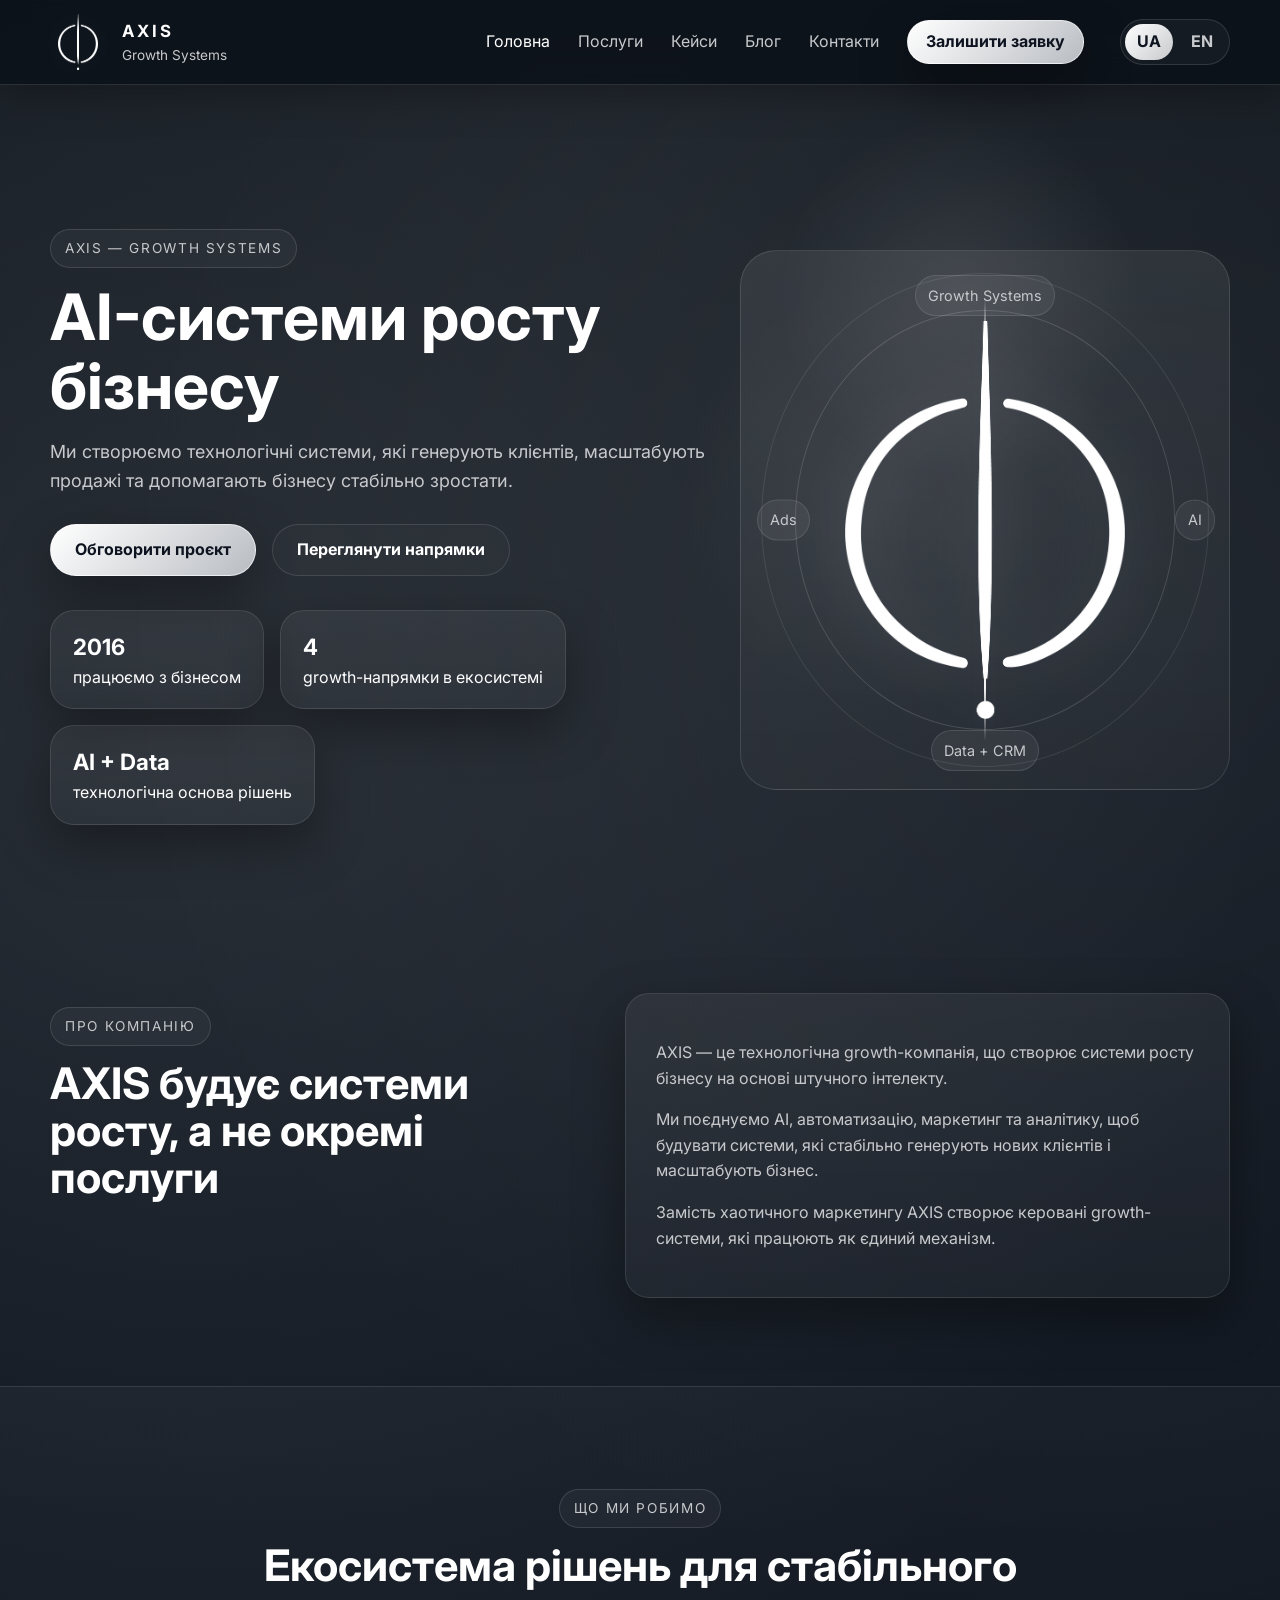
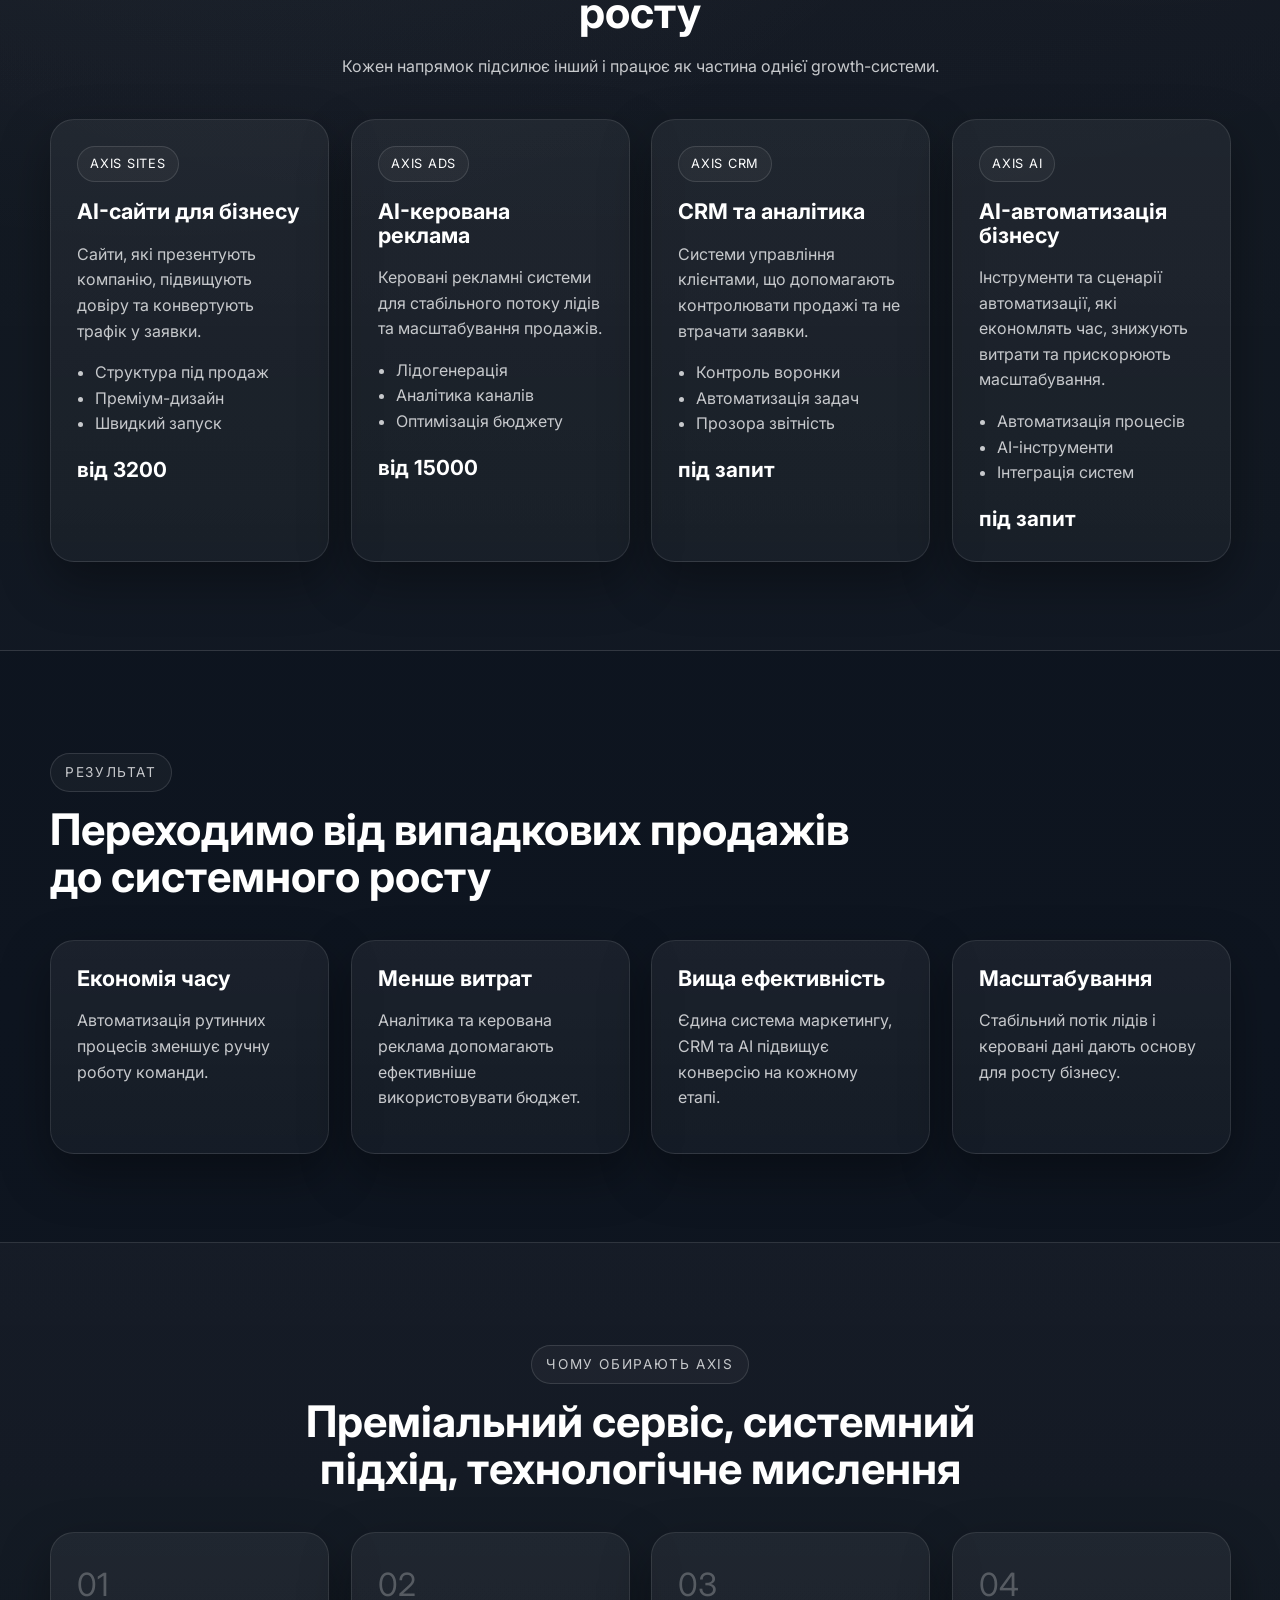
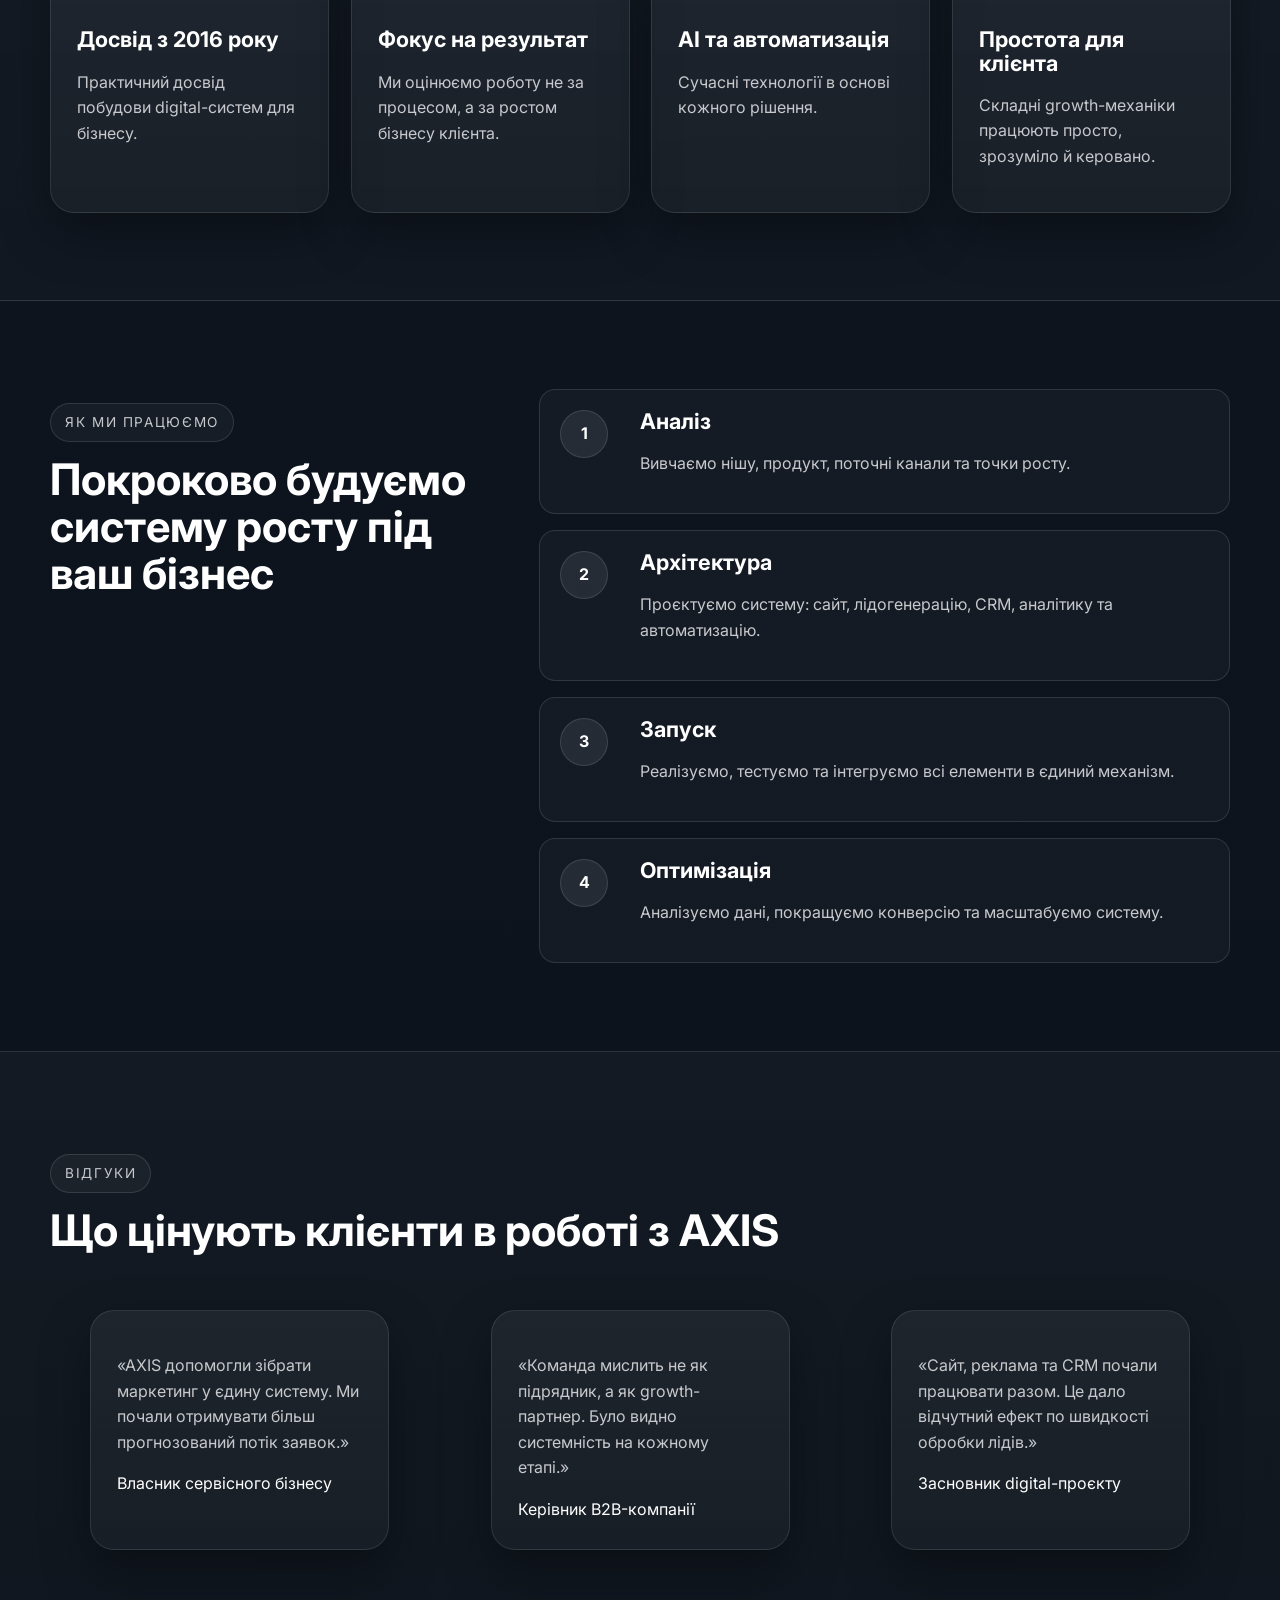
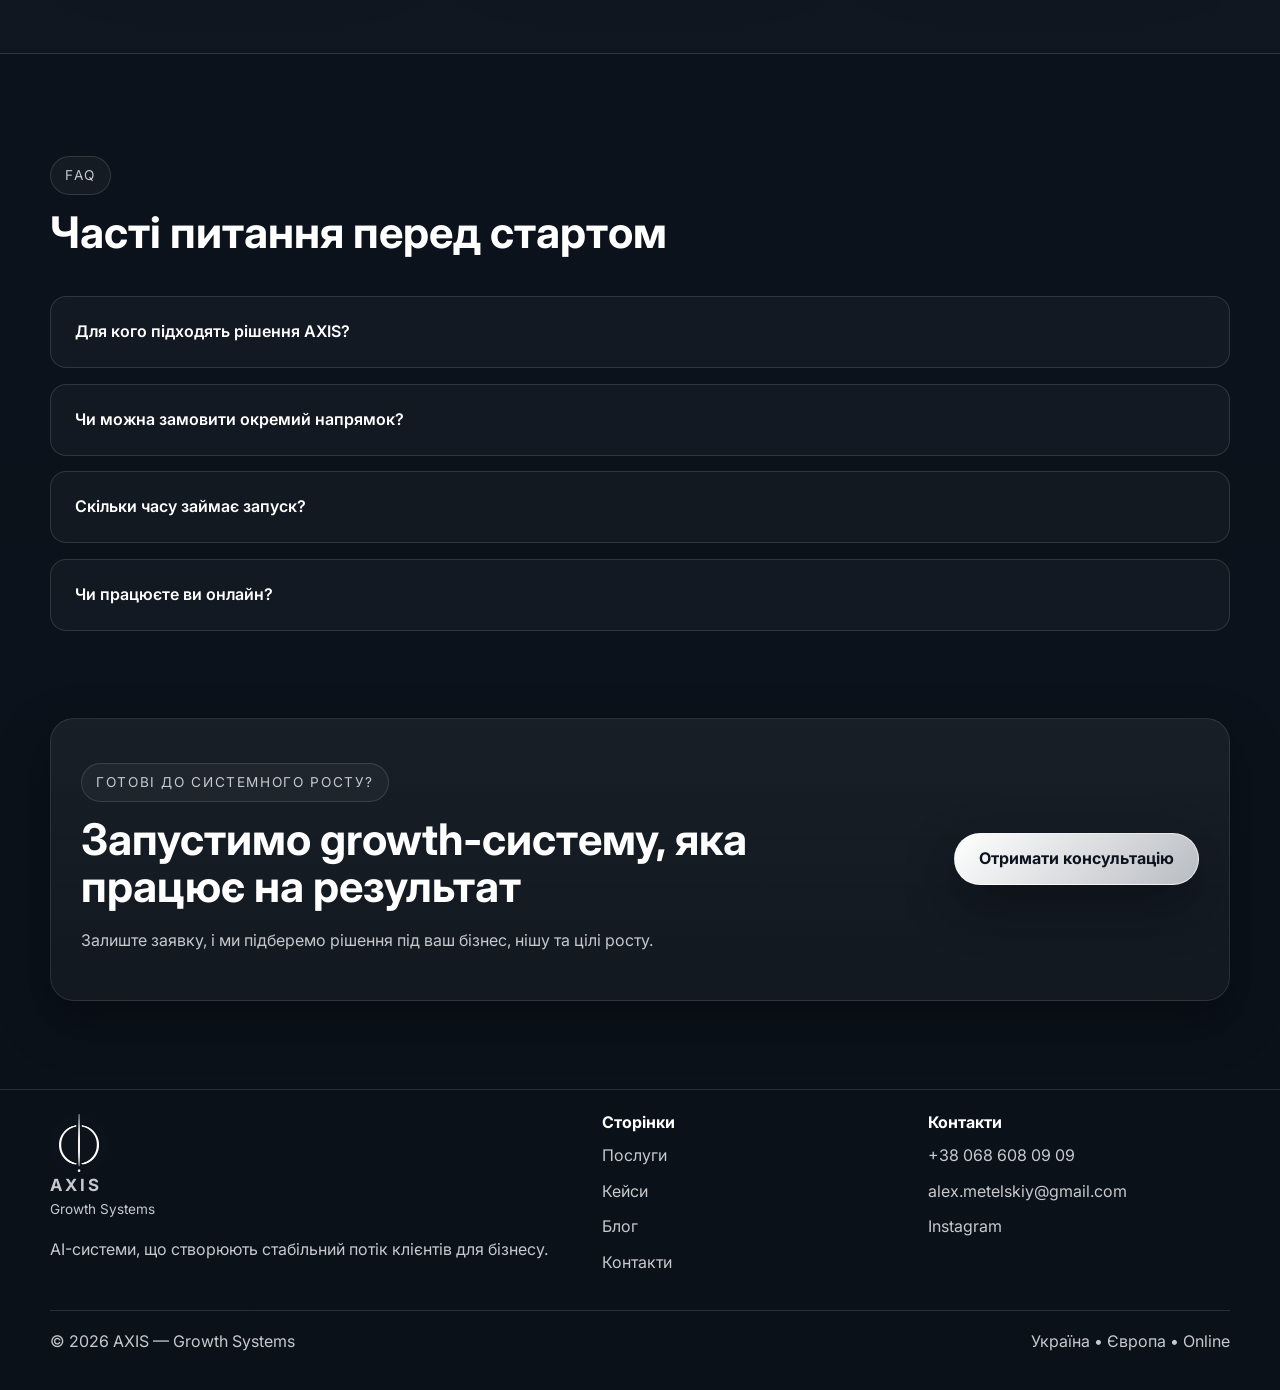
<file: index.html>
<!DOCTYPE html>
<html lang="uk">
<head>
  <meta charset="UTF-8" />
  <meta name="viewport" content="width=device-width, initial-scale=1.0" />
  <title>AXIS — Growth Systems | AI-системи росту бізнесу</title>
  <meta name="description" content="AXIS будує AI-системи росту бізнесу: сайти, рекламу, CRM, автоматизацію та аналітику для стабільного потоку клієнтів." />
  <meta name="keywords" content="AI сайти для бізнесу, AI websites for business, growth systems, CRM systems, business automation, lead generation, AXIS" />
  <meta name="robots" content="index, follow" />
  <meta name="theme-color" content="#0E1520" />
  <link rel="canonical" href="https://freez3q.github.io/axis-growth-systems/index.html" />
  <link rel="alternate" hreflang="uk" href="https://freez3q.github.io/axis-growth-systems/index.html" />
  <link rel="alternate" hreflang="en" href="https://freez3q.github.io/axis-growth-systems/index.html?lang=en" />
  <link rel="alternate" hreflang="x-default" href="https://freez3q.github.io/axis-growth-systems/index.html" />
  <meta property="og:type" content="website" />
  <meta property="og:site_name" content="AXIS — Growth Systems" />
  <meta property="og:title" content="AXIS — Growth Systems | AI-системи росту бізнесу" />
  <meta property="og:description" content="AXIS будує AI-системи росту бізнесу: сайти, рекламу, CRM, автоматизацію та аналітику для стабільного потоку клієнтів." />
  <meta property="og:url" content="https://freez3q.github.io/axis-growth-systems/index.html" />
  <meta property="og:image" content="https://freez3q.github.io/axis-growth-systems/assets/logo-axis-mark.png" />
  <meta name="twitter:card" content="summary_large_image" />
  <meta name="twitter:title" content="AXIS — Growth Systems | AI-системи росту бізнесу" />
  <meta name="twitter:description" content="AXIS будує AI-системи росту бізнесу: сайти, рекламу, CRM, автоматизацію та аналітику для стабільного потоку клієнтів." />
  <meta name="twitter:image" content="https://freez3q.github.io/axis-growth-systems/assets/logo-axis-mark.png" />
  <link rel="preconnect" href="https://fonts.googleapis.com">
  <link rel="preconnect" href="https://fonts.gstatic.com" crossorigin>
  <link href="https://fonts.googleapis.com/css2?family=Inter:wght@400;500;600;700;800&display=swap" rel="stylesheet">
  <link rel="icon" type="image/svg+xml" href="assets/favicon.png" />
  <link rel="stylesheet" href="styles.css" />
  <script type="application/ld+json">
{
  "@context": "https://schema.org",
  "@type": "Organization",
  "name": "AXIS — Growth Systems",
  "url": "https://freez3q.github.io/axis-growth-systems/index.html",
  "logo": "https://freez3q.github.io/axis-growth-systems/assets/logo-axis-mark.png",
  "email": "alex.metelskiy@gmail.com",
  "telephone": "+380686080909",
  "sameAs": [
    "https://instagram.com/Metelskiy_pro"
  ],
  "areaServed": [
    "Ukraine",
    "Europe"
  ]
}
  </script>
</head>
<body data-page="home">
  <div class="site-shell"></div>

  <header class="header">
    <div class="container nav-wrap">
      <a href="index.html" class="brand" aria-label="AXIS home" data-aria-uk="AXIS home" data-aria-en="AXIS home">
        <img src="assets/logo-axis-mark.png" alt="AXIS logo" />
        <div>
          <strong>AXIS</strong>
          <span data-i18n="brand.sub">Growth Systems</span>
        </div>
      </a>

      <button class="menu-toggle" aria-label="Відкрити меню">
        <span></span><span></span><span></span>
      </button>

      <nav class="nav">
        <a href="index.html" class="active" data-i18n="nav.home">Головна</a>
        <a href="services.html" data-i18n="nav.services">Послуги</a>
        <a href="cases.html" data-i18n="nav.cases">Кейси</a>
        <a href="blog.html" data-i18n="nav.blog">Блог</a>
        <a href="contact.html" data-i18n="nav.contact">Контакти</a>
        <a href="contact.html#lead-form" class="btn btn-sm" data-i18n="nav.cta">Залишити заявку</a>
      
        <div class="lang-switch" aria-label="Language switcher">
          <button class="lang-btn active" type="button" data-lang="uk">UA</button>
          <button class="lang-btn" type="button" data-lang="en">EN</button>
        </div>
      </nav>
    </div>
  </header>

  <main>
    <section class="hero">
      <div class="container hero-grid">
        <div class="hero-copy reveal">
          <p class="eyebrow" data-i18n="home.hero.eyebrow">AXIS — Growth Systems</p>
          <h1 data-i18n="home.hero.title">AI-системи росту бізнесу</h1>
          <p class="hero-text" data-i18n="home.hero.text">Ми створюємо технологічні системи, які генерують клієнтів, масштабують продажі та допомагають бізнесу стабільно зростати.</p>
          <div class="hero-actions">
            <a href="contact.html#lead-form" class="btn" data-i18n="home.hero.cta1">Обговорити проєкт</a>
            <a href="services.html" class="btn btn-secondary" data-i18n="home.hero.cta2">Переглянути напрямки</a>
          </div>
          <div class="hero-metrics">
            <div>
              <strong>2016</strong>
              <span data-i18n="home.metrics.1">працюємо з бізнесом</span>
            </div>
            <div>
              <strong>4</strong>
              <span data-i18n="home.metrics.2">growth-напрямки в екосистемі</span>
            </div>
            <div>
              <strong>AI + Data</strong>
              <span data-i18n="home.metrics.3">технологічна основа рішень</span>
            </div>
          </div>
        </div>

        <div class="hero-panel reveal delay-1">
          <div class="glass-card logo-stage">
            <span class="logo-ring logo-ring-1"></span>
            <span class="logo-ring logo-ring-2"></span>
            <span class="logo-beam"></span>
            <img src="assets/logo-axis-mark.png" alt="Логотип AXIS" class="hero-logo" />
            <div class="orbit-label orbit-top" data-i18n="home.orbit.top">Growth Systems</div>
            <div class="orbit-label orbit-right" data-i18n="home.orbit.right">AI</div>
            <div class="orbit-label orbit-bottom" data-i18n="home.orbit.bottom">Data + CRM</div>
            <div class="orbit-label orbit-left" data-i18n="home.orbit.left">Ads</div>
          </div>
        </div>
      </div>
    </section>

    <section class="section">
      <div class="container about-grid">
        <div class="section-heading reveal">
          <p class="eyebrow" data-i18n="home.about.eyebrow">Про компанію</p>
          <h2 data-i18n="home.about.title">AXIS будує системи росту, а не окремі послуги</h2>
        </div>
        <div class="content-card reveal delay-1">
          <p data-i18n="home.about.p1">AXIS — це технологічна growth-компанія, що створює системи росту бізнесу на основі штучного інтелекту.</p>
          <p data-i18n="home.about.p2">Ми поєднуємо AI, автоматизацію, маркетинг та аналітику, щоб будувати системи, які стабільно генерують нових клієнтів і масштабують бізнес.</p>
          <p data-i18n="home.about.p3">Замість хаотичного маркетингу AXIS створює керовані growth-системи, які працюють як єдиний механізм.</p>
        </div>
      </div>
    </section>

    <section class="section section-dark">
      <div class="container">
        <div class="section-heading center reveal">
          <p class="eyebrow" data-i18n="home.do.eyebrow">Що ми робимо</p>
          <h2 data-i18n="home.do.title">Екосистема рішень для стабільного росту</h2>
          <p data-i18n="home.do.text">Кожен напрямок підсилює інший і працює як частина однієї growth-системи.</p>
        </div>

        <div class="services-grid">
          <article class="service-card reveal">
            <span class="service-tag" data-i18n="home.s1.tag">AXIS Sites</span>
            <h3 data-i18n="home.s1.title">AI-сайти для бізнесу</h3>
            <p data-i18n="home.s1.text">Сайти, які презентують компанію, підвищують довіру та конвертують трафік у заявки.</p>
            <ul>
              <li data-i18n="home.s1.li1">Структура під продаж</li>
              <li data-i18n="home.s1.li2">Преміум-дизайн</li>
              <li data-i18n="home.s1.li3">Швидкий запуск</li>
            </ul>
            <strong data-i18n="home.s1.price">від 3200</strong>
          </article>

          <article class="service-card reveal delay-1">
            <span class="service-tag" data-i18n="home.s2.tag">AXIS Ads</span>
            <h3 data-i18n="home.s2.title">AI-керована реклама</h3>
            <p data-i18n="home.s2.text">Керовані рекламні системи для стабільного потоку лідів та масштабування продажів.</p>
            <ul>
              <li data-i18n="home.s2.li1">Лідогенерація</li>
              <li data-i18n="home.s2.li2">Аналітика каналів</li>
              <li data-i18n="home.s2.li3">Оптимізація бюджету</li>
            </ul>
            <strong data-i18n="home.s2.price">від 15000</strong>
          </article>

          <article class="service-card reveal delay-2">
            <span class="service-tag" data-i18n="home.s3.tag">AXIS CRM</span>
            <h3 data-i18n="home.s3.title">CRM та аналітика</h3>
            <p data-i18n="home.s3.text">Системи управління клієнтами, що допомагають контролювати продажі та не втрачати заявки.</p>
            <ul>
              <li data-i18n="home.s3.li1">Контроль воронки</li>
              <li data-i18n="home.s3.li2">Автоматизація задач</li>
              <li data-i18n="home.s3.li3">Прозора звітність</li>
            </ul>
            <strong data-i18n="home.s3.price">під запит</strong>
          </article>

          <article class="service-card reveal delay-3">
            <span class="service-tag" data-i18n="home.s4.tag">AXIS AI</span>
            <h3 data-i18n="home.s4.title">AI-автоматизація бізнесу</h3>
            <p data-i18n="home.s4.text">Інструменти та сценарії автоматизації, які економлять час, знижують витрати та прискорюють масштабування.</p>
            <ul>
              <li data-i18n="home.s4.li1">Автоматизація процесів</li>
              <li data-i18n="home.s4.li2">AI-інструменти</li>
              <li data-i18n="home.s4.li3">Інтеграція систем</li>
            </ul>
            <strong data-i18n="home.s4.price">під запит</strong>
          </article>
        </div>
      </div>
    </section>

    <section class="section">
      <div class="container">
        <div class="section-heading reveal">
          <p class="eyebrow" data-i18n="home.result.eyebrow">Результат</p>
          <h2 data-i18n="home.result.title">Переходимо від випадкових продажів до системного росту</h2>
        </div>
        <div class="benefits-grid">
          <div class="benefit-card reveal">
            <h3 data-i18n="home.b1.title">Економія часу</h3>
            <p data-i18n="home.b1.text">Автоматизація рутинних процесів зменшує ручну роботу команди.</p>
          </div>
          <div class="benefit-card reveal delay-1">
            <h3 data-i18n="home.b2.title">Менше витрат</h3>
            <p data-i18n="home.b2.text">Аналітика та керована реклама допомагають ефективніше використовувати бюджет.</p>
          </div>
          <div class="benefit-card reveal delay-2">
            <h3 data-i18n="home.b3.title">Вища ефективність</h3>
            <p data-i18n="home.b3.text">Єдина система маркетингу, CRM та AI підвищує конверсію на кожному етапі.</p>
          </div>
          <div class="benefit-card reveal delay-3">
            <h3 data-i18n="home.b4.title">Масштабування</h3>
            <p data-i18n="home.b4.text">Стабільний потік лідів і керовані дані дають основу для росту бізнесу.</p>
          </div>
        </div>
      </div>
    </section>

    <section class="section section-dark">
      <div class="container">
        <div class="section-heading center reveal">
          <p class="eyebrow" data-i18n="home.why.eyebrow">Чому обирають AXIS</p>
          <h2 data-i18n="home.why.title">Преміальний сервіс, системний підхід, технологічне мислення</h2>
        </div>
        <div class="why-grid">
          <div class="why-card reveal">
            <span>01</span>
            <h3 data-i18n="home.w1.title">Досвід з 2016 року</h3>
            <p data-i18n="home.w1.text">Практичний досвід побудови digital-систем для бізнесу.</p>
          </div>
          <div class="why-card reveal delay-1">
            <span>02</span>
            <h3 data-i18n="home.w2.title">Фокус на результат</h3>
            <p data-i18n="home.w2.text">Ми оцінюємо роботу не за процесом, а за ростом бізнесу клієнта.</p>
          </div>
          <div class="why-card reveal delay-2">
            <span>03</span>
            <h3 data-i18n="home.w3.title">AI та автоматизація</h3>
            <p data-i18n="home.w3.text">Сучасні технології в основі кожного рішення.</p>
          </div>
          <div class="why-card reveal delay-3">
            <span>04</span>
            <h3 data-i18n="home.w4.title">Простота для клієнта</h3>
            <p data-i18n="home.w4.text">Складні growth-механіки працюють просто, зрозуміло й керовано.</p>
          </div>
        </div>
      </div>
    </section>

    <section class="section">
      <div class="container process-grid">
        <div class="section-heading reveal">
          <p class="eyebrow" data-i18n="home.process.eyebrow">Як ми працюємо</p>
          <h2 data-i18n="home.process.title">Покроково будуємо систему росту під ваш бізнес</h2>
        </div>
        <div class="timeline">
          <div class="timeline-item reveal">
            <span>1</span>
            <div>
              <h3 data-i18n="home.p1.title">Аналіз</h3>
              <p data-i18n="home.p1.text">Вивчаємо нішу, продукт, поточні канали та точки росту.</p>
            </div>
          </div>
          <div class="timeline-item reveal delay-1">
            <span>2</span>
            <div>
              <h3 data-i18n="home.p2.title">Архітектура</h3>
              <p data-i18n="home.p2.text">Проєктуємо систему: сайт, лідогенерацію, CRM, аналітику та автоматизацію.</p>
            </div>
          </div>
          <div class="timeline-item reveal delay-2">
            <span>3</span>
            <div>
              <h3 data-i18n="home.p3.title">Запуск</h3>
              <p data-i18n="home.p3.text">Реалізуємо, тестуємо та інтегруємо всі елементи в єдиний механізм.</p>
            </div>
          </div>
          <div class="timeline-item reveal delay-3">
            <span>4</span>
            <div>
              <h3 data-i18n="home.p4.title">Оптимізація</h3>
              <p data-i18n="home.p4.text">Аналізуємо дані, покращуємо конверсію та масштабуємо систему.</p>
            </div>
          </div>
        </div>
      </div>
    </section>

    <section class="section section-dark">
      <div class="container">
        <div class="section-heading reveal">
          <p class="eyebrow" data-i18n="home.testimonials.eyebrow">Відгуки</p>
          <h2 data-i18n="home.testimonials.title">Що цінують клієнти в роботі з AXIS</h2>
        </div>
        <div class="testimonials-grid">
          <blockquote class="testimonial reveal">
            <p data-i18n="home.t1.text">«AXIS допомогли зібрати маркетинг у єдину систему. Ми почали отримувати більш прогнозований потік заявок.»</p>
            <footer data-i18n="home.t1.role">Власник сервісного бізнесу</footer>
          </blockquote>
          <blockquote class="testimonial reveal delay-1">
            <p data-i18n="home.t2.text">«Команда мислить не як підрядник, а як growth-партнер. Було видно системність на кожному етапі.»</p>
            <footer data-i18n="home.t2.role">Керівник B2B-компанії</footer>
          </blockquote>
          <blockquote class="testimonial reveal delay-2">
            <p data-i18n="home.t3.text">«Сайт, реклама та CRM почали працювати разом. Це дало відчутний ефект по швидкості обробки лідів.»</p>
            <footer data-i18n="home.t3.role">Засновник digital-проєкту</footer>
          </blockquote>
        </div>
      </div>
    </section>

    <section class="section">
      <div class="container faq-wrap">
        <div class="section-heading reveal">
          <p class="eyebrow" data-i18n="home.faq.eyebrow">FAQ</p>
          <h2 data-i18n="home.faq.title">Часті питання перед стартом</h2>
        </div>
        <div class="faq-list">
          <article class="faq-item reveal">
            <button class="faq-question" data-i18n="home.faq.q1">Для кого підходять рішення AXIS?</button>
            <div class="faq-answer"><p data-i18n="home.faq.a1">Для бізнесів, які хочуть перейти від хаотичного маркетингу до системної моделі залучення клієнтів і масштабування продажів.</p></div>
          </article>
          <article class="faq-item reveal delay-1">
            <button class="faq-question" data-i18n="home.faq.q2">Чи можна замовити окремий напрямок?</button>
            <div class="faq-answer"><p data-i18n="home.faq.a2">Так, але максимальний результат досягається тоді, коли сайт, реклама, CRM та автоматизація працюють як єдина growth-система.</p></div>
          </article>
          <article class="faq-item reveal delay-2">
            <button class="faq-question" data-i18n="home.faq.q3">Скільки часу займає запуск?</button>
            <div class="faq-answer"><p data-i18n="home.faq.a3">Терміни залежать від складу системи. Базові рішення можна запустити швидко, а комплексні growth-системи реалізуються поетапно.</p></div>
          </article>
          <article class="faq-item reveal delay-3">
            <button class="faq-question" data-i18n="home.faq.q4">Чи працюєте ви онлайн?</button>
            <div class="faq-answer"><p data-i18n="home.faq.a4">Так, AXIS працює онлайн з клієнтами в Україні та Європі.</p></div>
          </article>
        </div>
      </div>
    </section>

    <section class="section cta-section">
      <div class="container cta-card reveal">
        <div>
          <p class="eyebrow" data-i18n="home.cta.eyebrow">Готові до системного росту?</p>
          <h2 data-i18n="home.cta.title">Запустимо growth-систему, яка працює на результат</h2>
          <p data-i18n="home.cta.text">Залиште заявку, і ми підберемо рішення під ваш бізнес, нішу та цілі росту.</p>
        </div>
        <a href="contact.html#lead-form" class="btn" data-i18n="home.cta.button">Отримати консультацію</a>
      </div>
    </section>
  </main>

  <footer class="footer">
    <div class="container footer-grid">
      <div>
        <a href="index.html" class="brand footer-brand">
          <img src="assets/logo-axis-mark.png" alt="AXIS logo" />
          <div>
            <strong>AXIS</strong>
            <span data-i18n="home.orbit.top">Growth Systems</span>
          </div>
        </a>
        <p data-i18n="footer.tagline">AI-системи, що створюють стабільний потік клієнтів для бізнесу.</p>
      </div>
      <div>
        <h4 data-i18n="footer.pages">Сторінки</h4>
        <a href="services.html" data-i18n="nav.services">Послуги</a>
        <a href="cases.html" data-i18n="nav.cases">Кейси</a>
        <a href="blog.html" data-i18n="nav.blog">Блог</a>
        <a href="contact.html" data-i18n="nav.contact">Контакти</a>
      </div>
      <div>
        <h4 data-i18n="nav.contact">Контакти</h4>
        <a href="tel:+380686080909">+38 068 608 09 09</a>
        <a href="mailto:alex.metelskiy@gmail.com">alex.metelskiy@gmail.com</a>
        <a href="https://instagram.com/Metelskiy_pro" target="_blank" rel="noreferrer">Instagram</a>
      </div>
    </div>
    <div class="container footer-bottom">
      <span>© <span id="year"></span> AXIS — Growth Systems</span>
      <span data-i18n="footer.regions">Україна • Європа • Online</span>
    </div>
  </footer>

  <script src="script.js"></script>
</body>
</html>
</file>
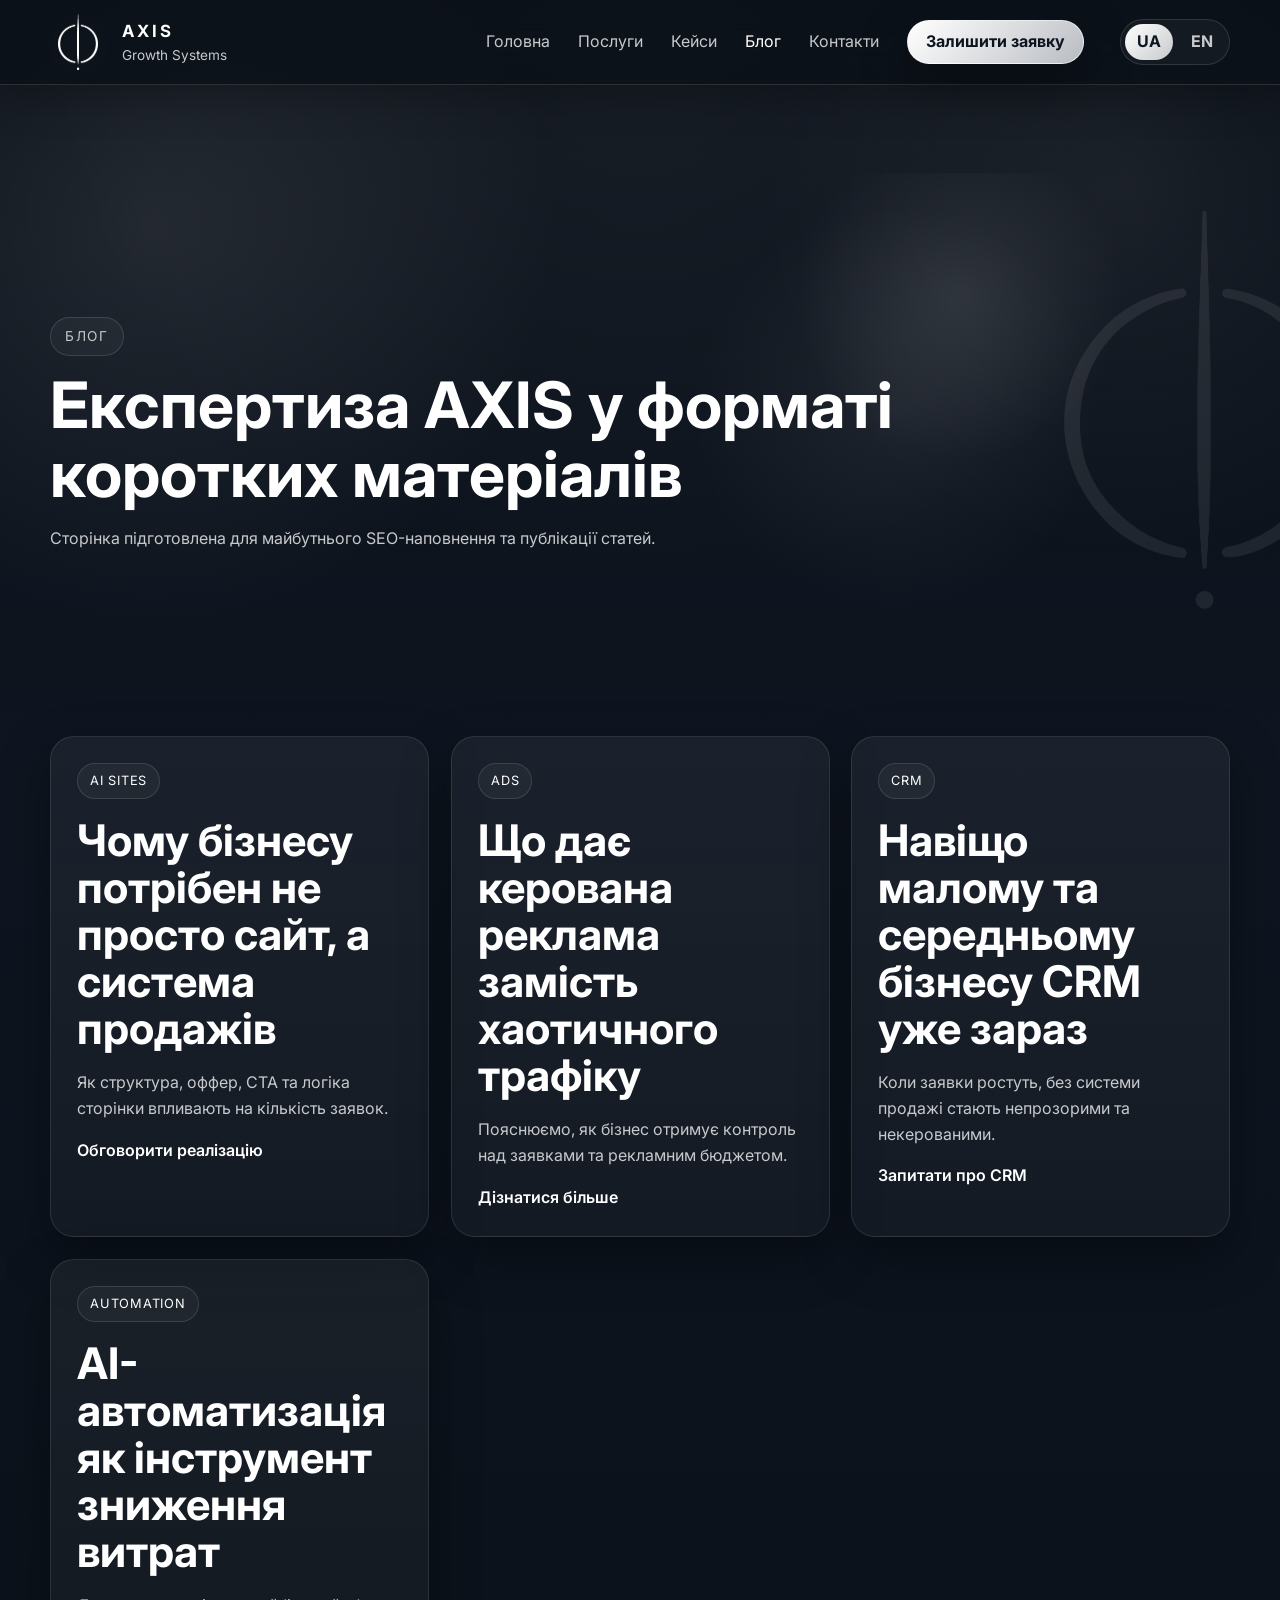
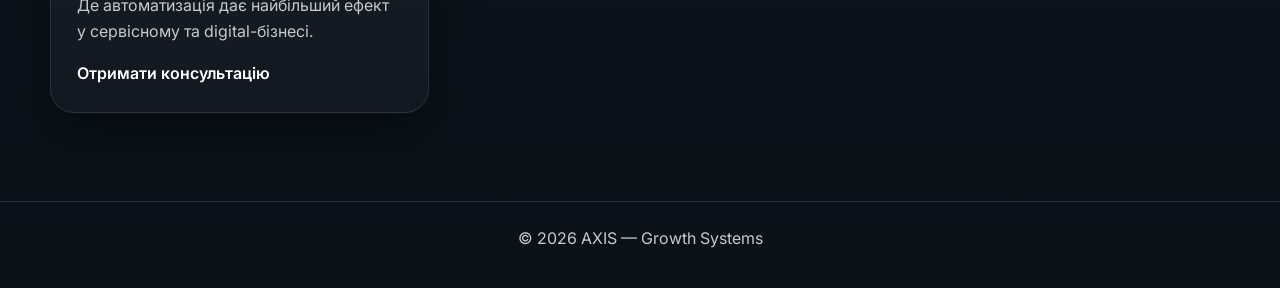
<file: blog.html>
<!DOCTYPE html>
<html lang="uk">
<head>
  <meta charset="UTF-8" />
  <meta name="viewport" content="width=device-width, initial-scale=1.0" />
  <title>Блог AXIS — Growth Systems | AI, сайти, реклама, CRM</title>
  <meta name="description" content="Матеріали AXIS про AI-системи росту бізнесу, сайти, рекламу, CRM та автоматизацію." />
  <meta name="keywords" content="AI сайти для бізнесу, AI websites for business, growth systems, CRM systems, business automation, lead generation, AXIS" />
  <meta name="robots" content="index, follow" />
  <meta name="theme-color" content="#0E1520" />
  <link rel="canonical" href="https://freez3q.github.io/axis-growth-systems/blog.html" />
  <link rel="alternate" hreflang="uk" href="https://freez3q.github.io/axis-growth-systems/blog.html" />
  <link rel="alternate" hreflang="en" href="https://freez3q.github.io/axis-growth-systems/blog.html?lang=en" />
  <link rel="alternate" hreflang="x-default" href="https://freez3q.github.io/axis-growth-systems/blog.html" />
  <meta property="og:type" content="article" />
  <meta property="og:site_name" content="AXIS — Growth Systems" />
  <meta property="og:title" content="Блог AXIS — Growth Systems | AI, сайти, реклама, CRM" />
  <meta property="og:description" content="Матеріали AXIS про AI-системи росту бізнесу, сайти, рекламу, CRM та автоматизацію." />
  <meta property="og:url" content="https://freez3q.github.io/axis-growth-systems/blog.html" />
  <meta property="og:image" content="https://freez3q.github.io/axis-growth-systems/assets/logo-axis-mark.png" />
  <meta name="twitter:card" content="summary_large_image" />
  <meta name="twitter:title" content="Блог AXIS — Growth Systems | AI, сайти, реклама, CRM" />
  <meta name="twitter:description" content="Матеріали AXIS про AI-системи росту бізнесу, сайти, рекламу, CRM та автоматизацію." />
  <meta name="twitter:image" content="https://freez3q.github.io/axis-growth-systems/assets/logo-axis-mark.png" />
  <link rel="preconnect" href="https://fonts.googleapis.com">
  <link rel="preconnect" href="https://fonts.gstatic.com" crossorigin>
  <link href="https://fonts.googleapis.com/css2?family=Inter:wght@400;500;600;700;800&display=swap" rel="stylesheet">
  <link rel="icon" type="image/svg+xml" href="assets/favicon.png" />
  <link rel="stylesheet" href="styles.css" />
  <script type="application/ld+json">
{
  "@context": "https://schema.org",
  "@type": "Blog",
  "name": "AXIS Blog",
  "url": "https://freez3q.github.io/axis-growth-systems/blog.html"
}
  </script>
</head>
<body data-page="blog">
  <header class="header">
    <div class="container nav-wrap">
      <a href="index.html" class="brand"><img src="assets/logo-axis-mark.png" alt="AXIS logo" /><div><strong>AXIS</strong><span data-i18n="brand.sub">Growth Systems</span></div></a>
      <button class="menu-toggle" aria-label="Відкрити меню"><span></span><span></span><span></span></button>
      <nav class="nav">
        <a href="index.html" data-i18n="nav.home">Головна</a>
        <a href="services.html" data-i18n="nav.services">Послуги</a>
        <a href="cases.html" data-i18n="nav.cases">Кейси</a>
        <a href="blog.html" class="active" data-i18n="nav.blog">Блог</a>
        <a href="contact.html" data-i18n="nav.contact">Контакти</a>
        <a href="contact.html#lead-form" class="btn btn-sm" data-i18n="nav.cta">Залишити заявку</a>
      
        <div class="lang-switch" aria-label="Language switcher">
          <button class="lang-btn active" type="button" data-lang="uk">UA</button>
          <button class="lang-btn" type="button" data-lang="en">EN</button>
        </div>
      </nav>
    </div>
  </header>

  <main class="page-main">
    <section class="page-hero">
      <div class="container reveal">
        <p class="eyebrow" data-i18n="blog.hero.eyebrow">Блог</p>
        <h1 data-i18n="blog.hero.title"><span data-i18n="blog.hero.title">Експертиза AXIS у форматі коротких матеріалів</span></h1>
        <p data-i18n="blog.hero.text">Сторінка підготовлена для майбутнього SEO-наповнення та публікації статей.</p>
      </div>
    </section>

    <section class="section">
      <div class="container blog-grid">
        <article class="blog-card reveal">
          <span class="service-tag">AI Sites</span>
          <h2 data-i18n="blog.a1.title">Чому бізнесу потрібен не просто сайт, а система продажів</h2>
          <p data-i18n="blog.a1.text">Як структура, оффер, CTA та логіка сторінки впливають на кількість заявок.</p>
          <a href="contact.html" data-i18n="blog.a1.link">Обговорити реалізацію</a>
        </article>
        <article class="blog-card reveal delay-1">
          <span class="service-tag">Ads</span>
          <h2 data-i18n="blog.a2.title">Що дає керована реклама замість хаотичного трафіку</h2>
          <p data-i18n="blog.a2.text">Пояснюємо, як бізнес отримує контроль над заявками та рекламним бюджетом.</p>
          <a href="contact.html" data-i18n="blog.a2.link">Дізнатися більше</a>
        </article>
        <article class="blog-card reveal delay-2">
          <span class="service-tag">CRM</span>
          <h2 data-i18n="blog.a3.title">Навіщо малому та середньому бізнесу CRM уже зараз</h2>
          <p data-i18n="blog.a3.text">Коли заявки ростуть, без системи продажі стають непрозорими та некерованими.</p>
          <a href="contact.html" data-i18n="blog.a3.link">Запитати про CRM</a>
        </article>
        <article class="blog-card reveal delay-3">
          <span class="service-tag">Automation</span>
          <h2 data-i18n="blog.a4.title">AI-автоматизація як інструмент зниження витрат</h2>
          <p data-i18n="blog.a4.text">Де автоматизація дає найбільший ефект у сервісному та digital-бізнесі.</p>
          <a href="contact.html" data-i18n="blog.a4.link">Отримати консультацію</a>
        </article>
      </div>
    </section>
  </main>

  <footer class="footer"><div class="container footer-bottom simple"><span data-i18n="footer.copy">© <span id="year"></span> AXIS — Growth Systems</span></div></footer>
  <script src="script.js"></script>
</body>
</html>
</file>
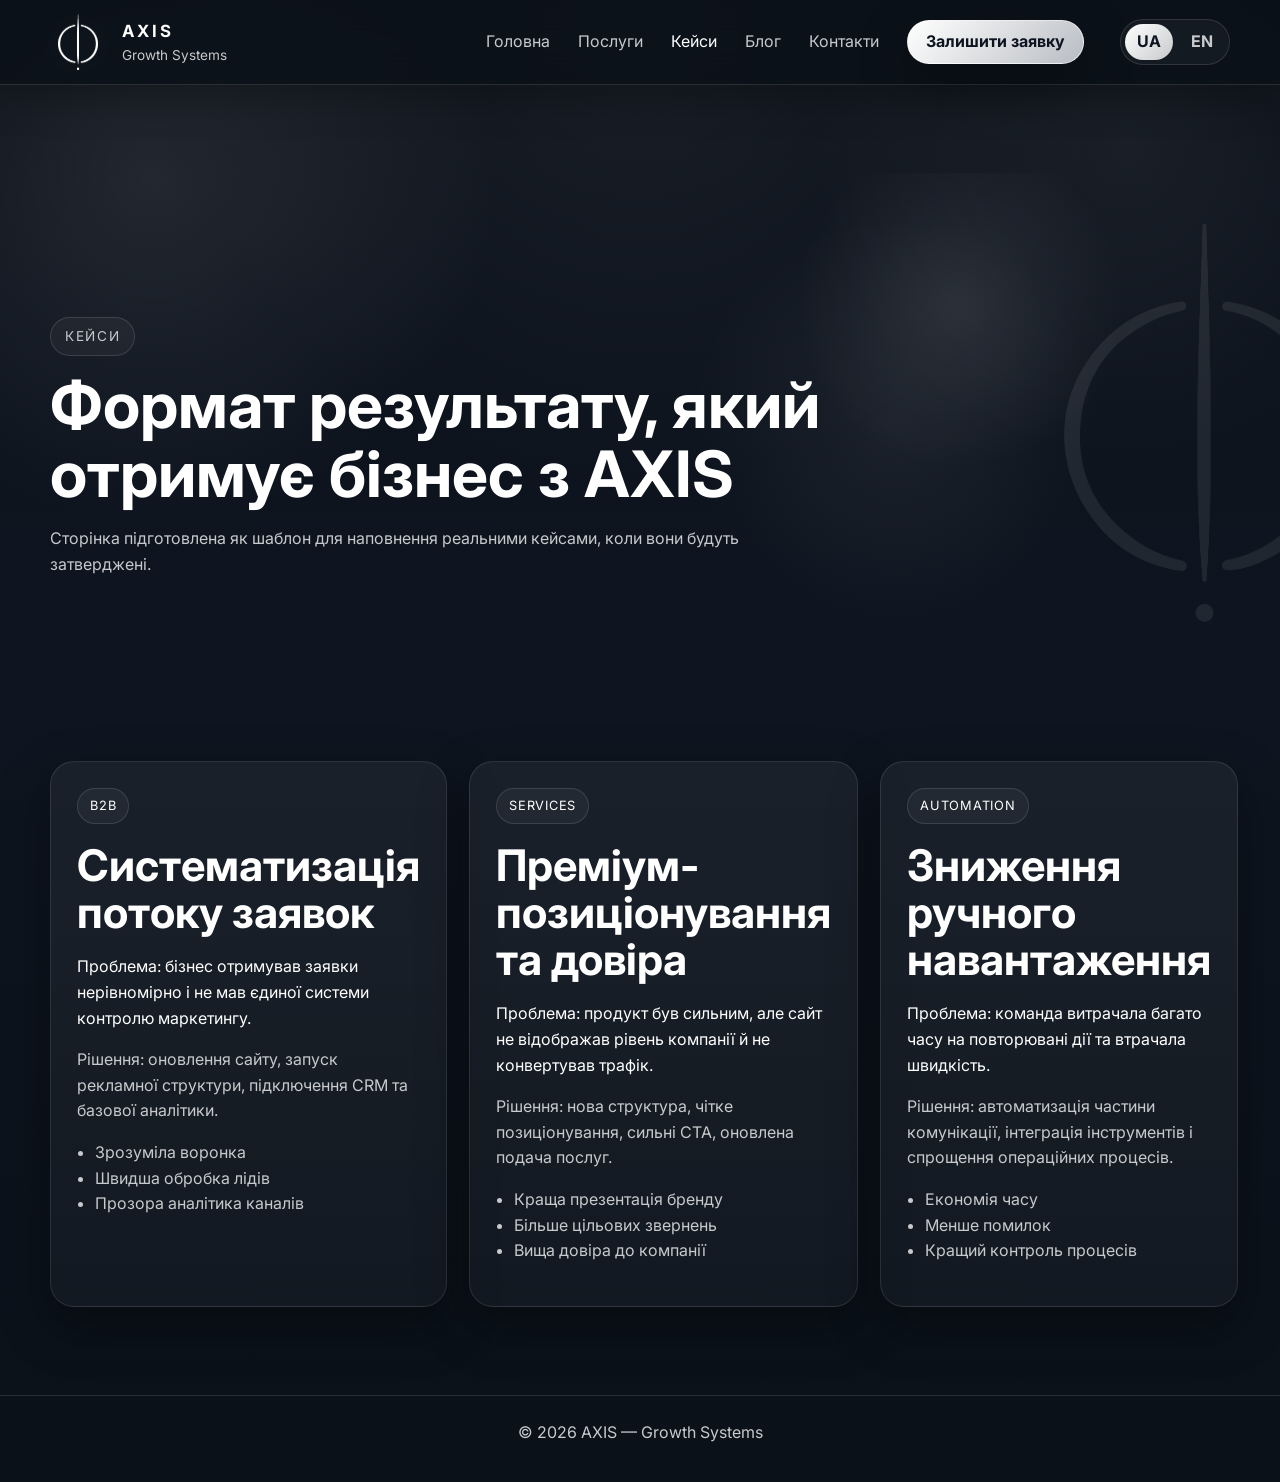
<file: cases.html>
<!DOCTYPE html>
<html lang="uk">
<head>
  <meta charset="UTF-8" />
  <meta name="viewport" content="width=device-width, initial-scale=1.0" />
  <title>Кейси AXIS — Growth Systems | Системний ріст бізнесу</title>
  <meta name="description" content="Підходи та приклади кейсів AXIS: системний підхід до росту бізнесу через сайт, рекламу, CRM та автоматизацію." />
  <meta name="keywords" content="AI сайти для бізнесу, AI websites for business, growth systems, CRM systems, business automation, lead generation, AXIS" />
  <meta name="robots" content="index, follow" />
  <meta name="theme-color" content="#0E1520" />
  <link rel="canonical" href="https://freez3q.github.io/axis-growth-systems/cases.html" />
  <link rel="alternate" hreflang="uk" href="https://freez3q.github.io/axis-growth-systems/cases.html" />
  <link rel="alternate" hreflang="en" href="https://freez3q.github.io/axis-growth-systems/cases.html?lang=en" />
  <link rel="alternate" hreflang="x-default" href="https://freez3q.github.io/axis-growth-systems/cases.html" />
  <meta property="og:type" content="article" />
  <meta property="og:site_name" content="AXIS — Growth Systems" />
  <meta property="og:title" content="Кейси AXIS — Growth Systems | Системний ріст бізнесу" />
  <meta property="og:description" content="Підходи та приклади кейсів AXIS: системний підхід до росту бізнесу через сайт, рекламу, CRM та автоматизацію." />
  <meta property="og:url" content="https://freez3q.github.io/axis-growth-systems/cases.html" />
  <meta property="og:image" content="https://freez3q.github.io/axis-growth-systems/assets/logo-axis-mark.png" />
  <meta name="twitter:card" content="summary_large_image" />
  <meta name="twitter:title" content="Кейси AXIS — Growth Systems | Системний ріст бізнесу" />
  <meta name="twitter:description" content="Підходи та приклади кейсів AXIS: системний підхід до росту бізнесу через сайт, рекламу, CRM та автоматизацію." />
  <meta name="twitter:image" content="https://freez3q.github.io/axis-growth-systems/assets/logo-axis-mark.png" />
  <link rel="preconnect" href="https://fonts.googleapis.com">
  <link rel="preconnect" href="https://fonts.gstatic.com" crossorigin>
  <link href="https://fonts.googleapis.com/css2?family=Inter:wght@400;500;600;700;800&display=swap" rel="stylesheet">
  <link rel="icon" type="image/svg+xml" href="assets/favicon.png" />
  <link rel="stylesheet" href="styles.css" />
  <script type="application/ld+json">
{
  "@context": "https://schema.org",
  "@type": "CollectionPage",
  "name": "AXIS Cases",
  "url": "https://freez3q.github.io/axis-growth-systems/cases.html"
}
  </script>
</head>
<body data-page="cases">
  <header class="header">
    <div class="container nav-wrap">
      <a href="index.html" class="brand"><img src="assets/logo-axis-mark.png" alt="AXIS logo" /><div><strong>AXIS</strong><span data-i18n="brand.sub">Growth Systems</span></div></a>
      <button class="menu-toggle" aria-label="Відкрити меню"><span></span><span></span><span></span></button>
      <nav class="nav">
        <a href="index.html" data-i18n="nav.home">Головна</a>
        <a href="services.html" data-i18n="nav.services">Послуги</a>
        <a href="cases.html" class="active" data-i18n="nav.cases">Кейси</a>
        <a href="blog.html" data-i18n="nav.blog">Блог</a>
        <a href="contact.html" data-i18n="nav.contact">Контакти</a>
        <a href="contact.html#lead-form" class="btn btn-sm" data-i18n="nav.cta">Залишити заявку</a>
      
        <div class="lang-switch" aria-label="Language switcher">
          <button class="lang-btn active" type="button" data-lang="uk">UA</button>
          <button class="lang-btn" type="button" data-lang="en">EN</button>
        </div>
      </nav>
    </div>
  </header>

  <main class="page-main">
    <section class="page-hero">
      <div class="container reveal">
        <p class="eyebrow" data-i18n="cases.hero.eyebrow">Кейси</p>
        <h1 data-i18n="cases.hero.title"><span data-i18n="cases.hero.title">Формат результату, який отримує бізнес з AXIS</span></h1>
        <p data-i18n="cases.hero.text">Сторінка підготовлена як шаблон для наповнення реальними кейсами, коли вони будуть затверджені.</p>
      </div>
    </section>

    <section class="section">
      <div class="container case-grid">
        <article class="case-card reveal">
          <span class="service-tag">B2B</span>
          <h2 data-i18n="cases.c1.title">Систематизація потоку заявок</h2>
          <p class="case-problem" data-i18n="cases.c1.problem">Проблема: бізнес отримував заявки нерівномірно і не мав єдиної системи контролю маркетингу.</p>
          <p data-i18n="cases.c1.solution">Рішення: оновлення сайту, запуск рекламної структури, підключення CRM та базової аналітики.</p>
          <ul>
            <li data-i18n="cases.c1.li1">Зрозуміла воронка</li>
            <li data-i18n="cases.c1.li2">Швидша обробка лідів</li>
            <li data-i18n="cases.c1.li3">Прозора аналітика каналів</li>
          </ul>
        </article>

        <article class="case-card reveal delay-1">
          <span class="service-tag">Services</span>
          <h2 data-i18n="cases.c2.title">Преміум-позиціонування та довіра</h2>
          <p class="case-problem" data-i18n="cases.c2.problem">Проблема: продукт був сильним, але сайт не відображав рівень компанії й не конвертував трафік.</p>
          <p data-i18n="cases.c2.solution">Рішення: нова структура, чітке позиціонування, сильні CTA, оновлена подача послуг.</p>
          <ul>
            <li data-i18n="cases.c2.li1">Краща презентація бренду</li>
            <li data-i18n="cases.c2.li2">Більше цільових звернень</li>
            <li data-i18n="cases.c2.li3">Вища довіра до компанії</li>
          </ul>
        </article>

        <article class="case-card reveal delay-2">
          <span class="service-tag">Automation</span>
          <h2 data-i18n="cases.c3.title">Зниження ручного навантаження</h2>
          <p class="case-problem" data-i18n="cases.c3.problem">Проблема: команда витрачала багато часу на повторювані дії та втрачала швидкість.</p>
          <p data-i18n="cases.c3.solution">Рішення: автоматизація частини комунікації, інтеграція інструментів і спрощення операційних процесів.</p>
          <ul>
            <li data-i18n="cases.c3.li1">Економія часу</li>
            <li data-i18n="cases.c3.li2">Менше помилок</li>
            <li data-i18n="cases.c3.li3">Кращий контроль процесів</li>
          </ul>
        </article>
      </div>
    </section>
  </main>

  <footer class="footer"><div class="container footer-bottom simple"><span data-i18n="footer.copy">© <span id="year"></span> AXIS — Growth Systems</span></div></footer>
  <script src="script.js"></script>
</body>
</html>
</file>
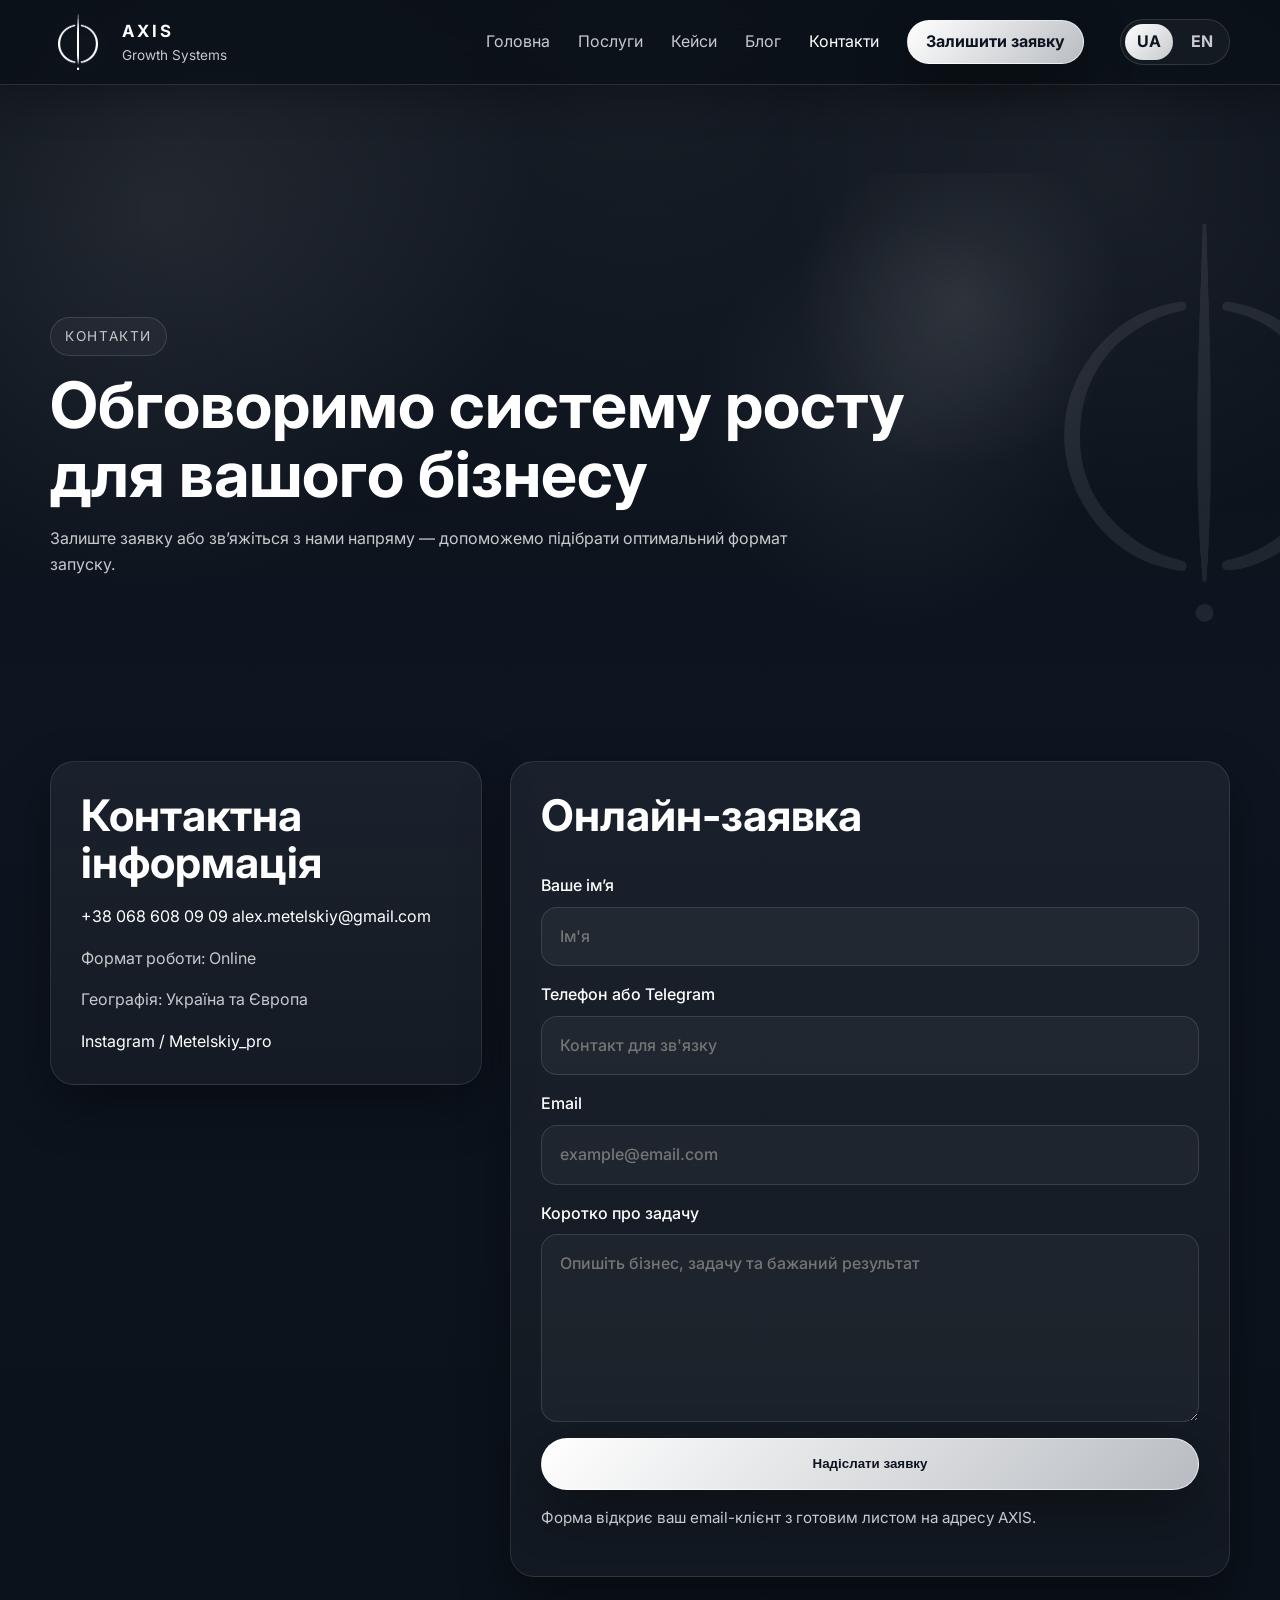
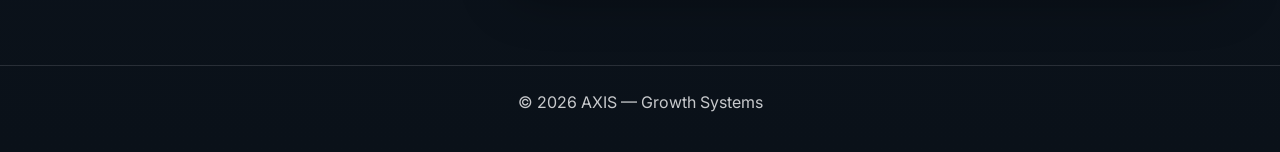
<file: contact.html>
<!DOCTYPE html>
<html lang="uk">
<head>
  <meta charset="UTF-8" />
  <meta name="viewport" content="width=device-width, initial-scale=1.0" />
  <title>Контакти AXIS — Growth Systems | Обговорити запуск growth-системи</title>
  <meta name="description" content="Звʼяжіться з AXIS, щоб обговорити запуск AI-системи росту бізнесу." />
  <meta name="keywords" content="AI сайти для бізнесу, AI websites for business, growth systems, CRM systems, business automation, lead generation, AXIS" />
  <meta name="robots" content="index, follow" />
  <meta name="theme-color" content="#0E1520" />
  <link rel="canonical" href="https://freez3q.github.io/axis-growth-systems/contact.html" />
  <link rel="alternate" hreflang="uk" href="https://freez3q.github.io/axis-growth-systems/contact.html" />
  <link rel="alternate" hreflang="en" href="https://freez3q.github.io/axis-growth-systems/contact.html?lang=en" />
  <link rel="alternate" hreflang="x-default" href="https://freez3q.github.io/axis-growth-systems/contact.html" />
  <meta property="og:type" content="website" />
  <meta property="og:site_name" content="AXIS — Growth Systems" />
  <meta property="og:title" content="Контакти AXIS — Growth Systems | Обговорити запуск growth-системи" />
  <meta property="og:description" content="Звʼяжіться з AXIS, щоб обговорити запуск AI-системи росту бізнесу." />
  <meta property="og:url" content="https://freez3q.github.io/axis-growth-systems/contact.html" />
  <meta property="og:image" content="https://freez3q.github.io/axis-growth-systems/assets/logo-axis-mark.png" />
  <meta name="twitter:card" content="summary_large_image" />
  <meta name="twitter:title" content="Контакти AXIS — Growth Systems | Обговорити запуск growth-системи" />
  <meta name="twitter:description" content="Звʼяжіться з AXIS, щоб обговорити запуск AI-системи росту бізнесу." />
  <meta name="twitter:image" content="https://freez3q.github.io/axis-growth-systems/assets/logo-axis-mark.png" />
  <link rel="preconnect" href="https://fonts.googleapis.com">
  <link rel="preconnect" href="https://fonts.gstatic.com" crossorigin>
  <link href="https://fonts.googleapis.com/css2?family=Inter:wght@400;500;600;700;800&display=swap" rel="stylesheet">
  <link rel="icon" type="image/svg+xml" href="assets/favicon.png" />
  <link rel="stylesheet" href="styles.css" />
  <script type="application/ld+json">
{
  "@context": "https://schema.org",
  "@type": "ContactPage",
  "name": "AXIS Contact",
  "url": "https://freez3q.github.io/axis-growth-systems/contact.html",
  "mainEntity": {
    "@type": "Organization",
    "name": "AXIS — Growth Systems",
    "email": "alex.metelskiy@gmail.com",
    "telephone": "+380686080909",
    "areaServed": [
      "Ukraine",
      "Europe"
    ],
    "sameAs": [
      "https://instagram.com/Metelskiy_pro"
    ]
  }
}
  </script>
</head>
<body data-page="contact">
  <header class="header">
    <div class="container nav-wrap">
      <a href="index.html" class="brand"><img src="assets/logo-axis-mark.png" alt="AXIS logo" /><div><strong>AXIS</strong><span data-i18n="brand.sub">Growth Systems</span></div></a>
      <button class="menu-toggle" aria-label="Відкрити меню"><span></span><span></span><span></span></button>
      <nav class="nav">
        <a href="index.html" data-i18n="nav.home">Головна</a>
        <a href="services.html" data-i18n="nav.services">Послуги</a>
        <a href="cases.html" data-i18n="nav.cases">Кейси</a>
        <a href="blog.html" data-i18n="nav.blog">Блог</a>
        <a href="contact.html" class="active" data-i18n="nav.contact">Контакти</a>
        <a href="#lead-form" class="btn btn-sm" data-i18n="nav.cta">Залишити заявку</a>
      
        <div class="lang-switch" aria-label="Language switcher">
          <button class="lang-btn active" type="button" data-lang="uk">UA</button>
          <button class="lang-btn" type="button" data-lang="en">EN</button>
        </div>
      </nav>
    </div>
  </header>

  <main class="page-main">
    <section class="page-hero">
      <div class="container reveal">
        <p class="eyebrow" data-i18n="contact.hero.eyebrow">Контакти</p>
        <h1 data-i18n="contact.hero.title">Обговоримо систему росту для вашого бізнесу</h1>
        <p data-i18n="contact.hero.text">Залиште заявку або зв’яжіться з нами напряму — допоможемо підібрати оптимальний формат запуску.</p>
      </div>
    </section>

    <section class="section">
      <div class="container contact-grid">
        <div class="contact-card reveal">
          <h2 data-i18n="contact.info.title">Контактна інформація</h2>
          <a href="tel:+380686080909">+38 068 608 09 09</a>
          <a href="mailto:alex.metelskiy@gmail.com">alex.metelskiy@gmail.com</a>
          <p data-i18n="contact.info.mode">Формат роботи: Online</p>
          <p data-i18n="contact.info.geo">Географія: Україна та Європа</p>
          <a href="https://instagram.com/Metelskiy_pro" target="_blank" rel="noreferrer">Instagram / Metelskiy_pro</a>
        </div>

        <form id="lead-form" class="lead-form reveal delay-1">
          <h2 data-i18n="contact.form.title">Онлайн-заявка</h2>
          <label>
            <span data-i18n="contact.form.name">Ваше ім'я</span>
            <input type="text" name="name" placeholder="Ім'я" data-placeholder-uk="Ім'я" data-placeholder-en="Your name" required />
          </label>
          <label>
            <span data-i18n="contact.form.phone">Телефон або Telegram</span>
            <input type="text" name="phone" placeholder="Контакт для зв'язку" data-placeholder-uk="Контакт для зв'язку" data-placeholder-en="Preferred contact" required />
          </label>
          <label>
            <span data-i18n="contact.form.email">Email</span>
            <input type="email" name="email" placeholder="example@email.com" data-placeholder-uk="example@email.com" data-placeholder-en="example@email.com" required />
          </label>
          <label>
            <span data-i18n="contact.form.message">Коротко про задачу</span>
            <textarea name="message" rows="6" placeholder="Опишіть бізнес, задачу та бажаний результат" data-placeholder-uk="Опишіть бізнес, задачу та бажаний результат" data-placeholder-en="Describe your business, task, and desired result" required></textarea>
          </label>
          <button type="submit" class="btn" data-i18n="contact.form.submit">Надіслати заявку</button>
          <p class="form-note" data-i18n="contact.form.note">Форма відкриє ваш email-клієнт з готовим листом на адресу AXIS.</p>
          <p id="form-status" class="form-status"></p>
        </form>
      </div>
    </section>
  </main>

  <footer class="footer"><div class="container footer-bottom simple"><span data-i18n="footer.copy">© <span id="year"></span> AXIS — Growth Systems</span></div></footer>
  <script src="script.js"></script>
</body>
</html>
</file>
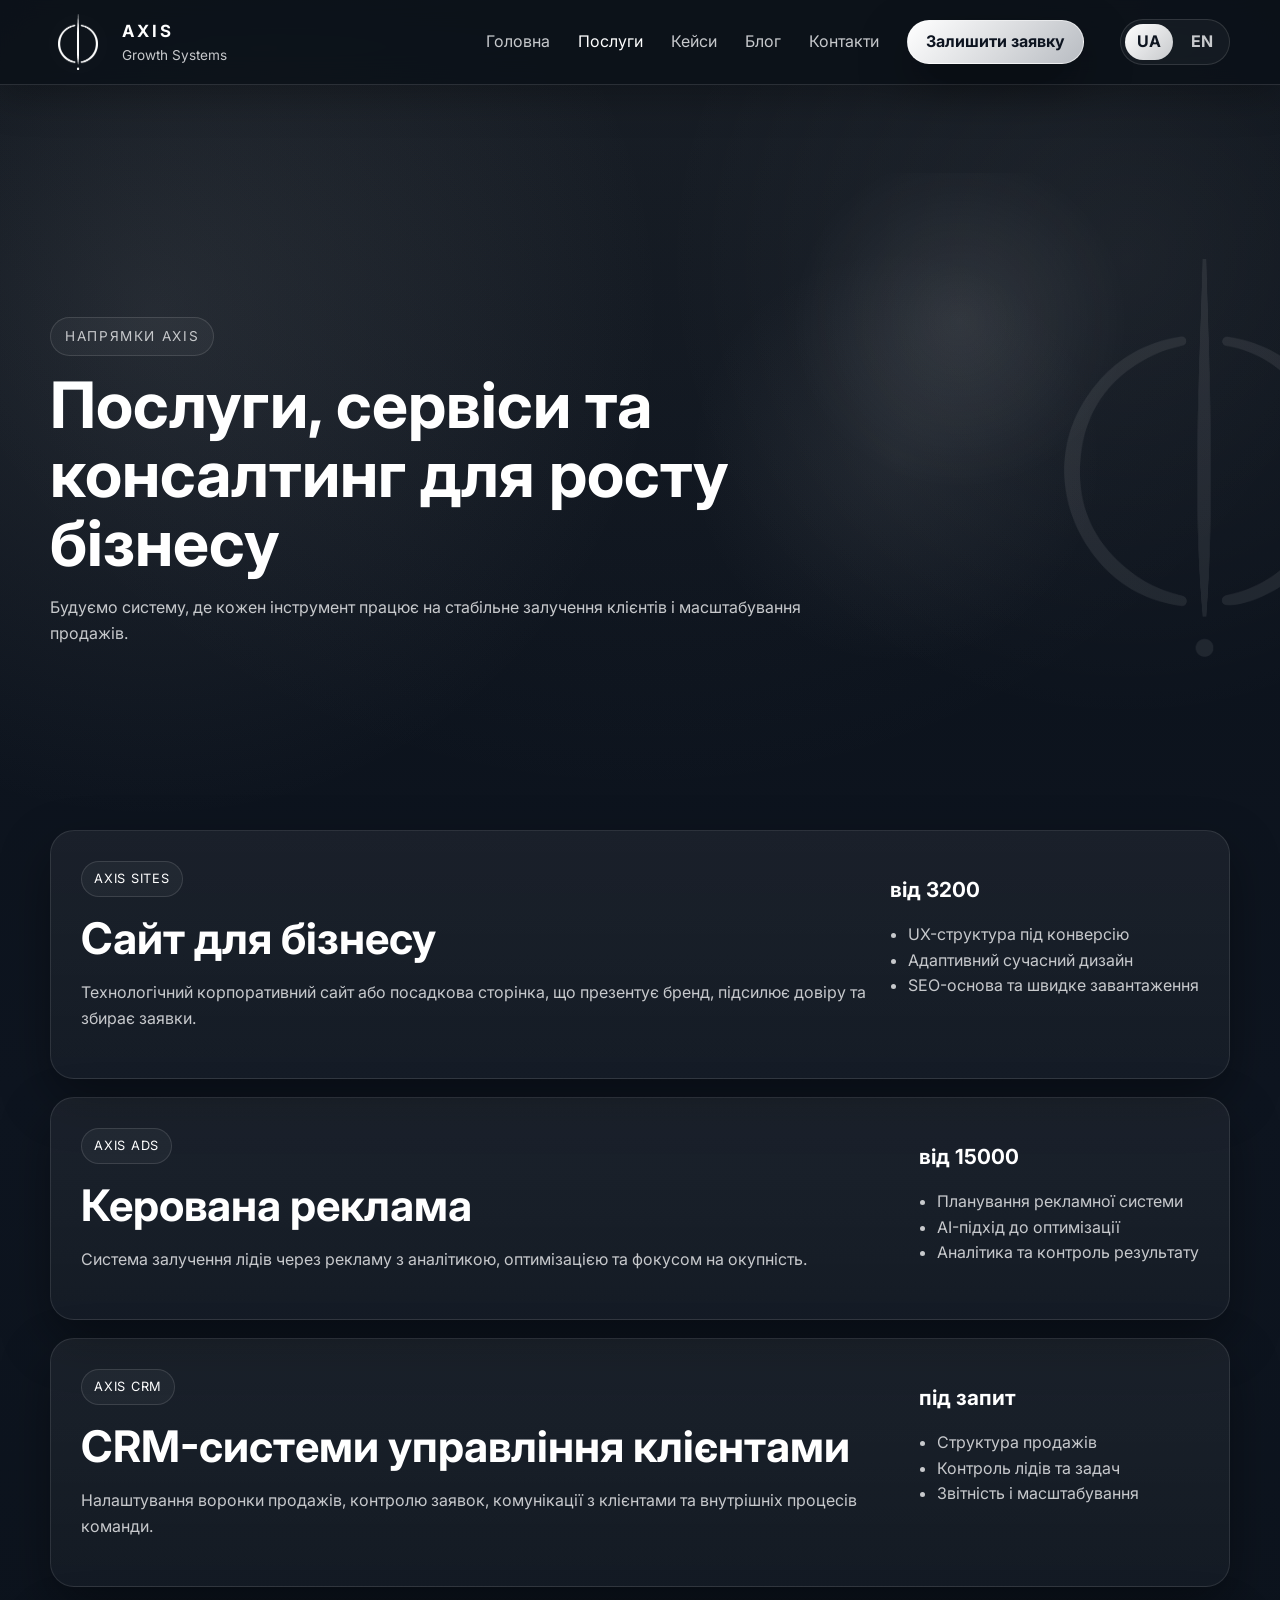
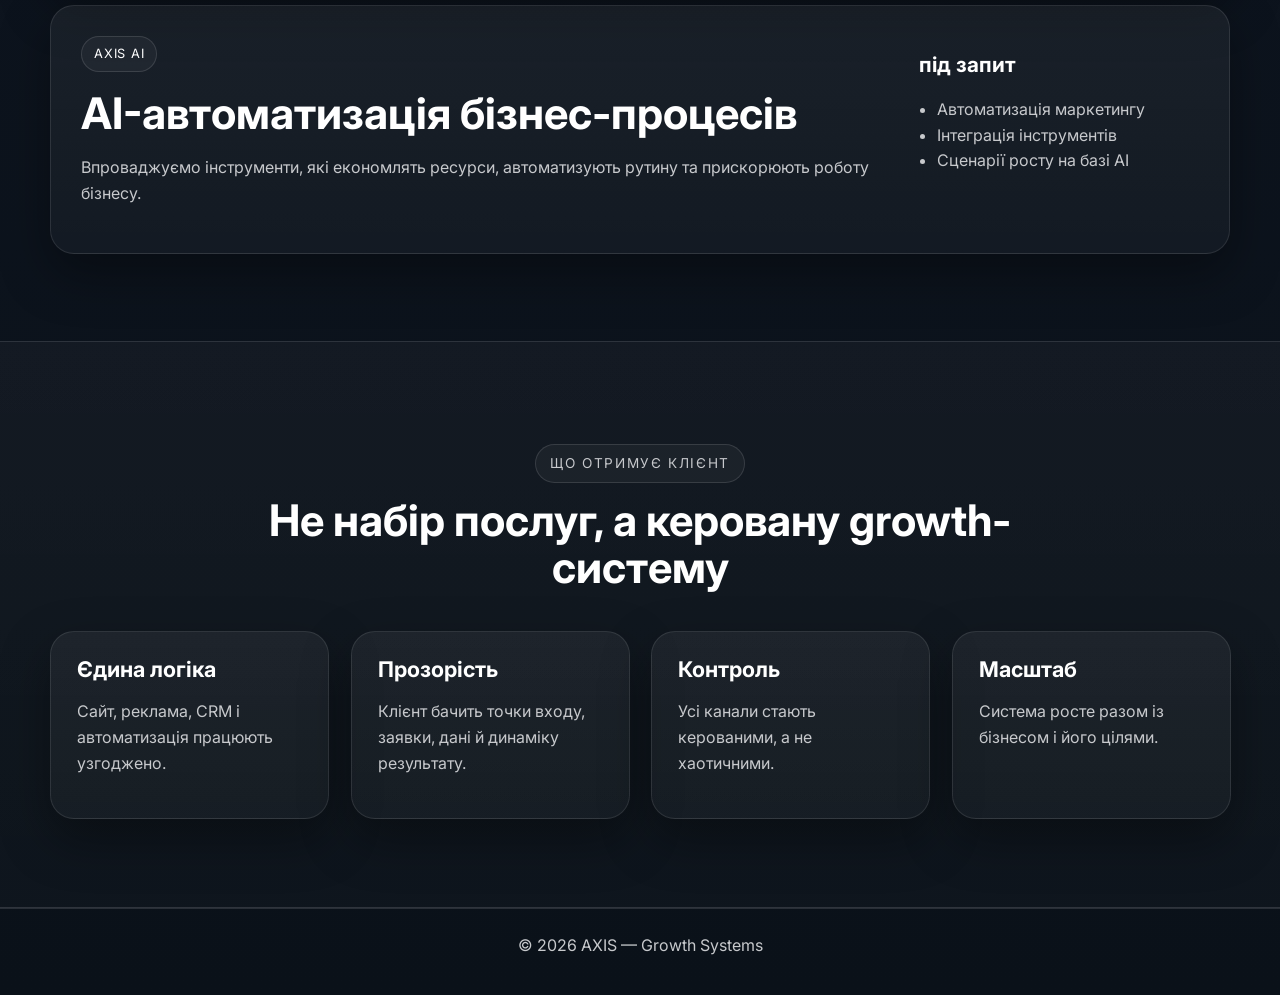
<file: services.html>
<!DOCTYPE html>
<html lang="uk">
<head>
  <meta charset="UTF-8" />
  <meta name="viewport" content="width=device-width, initial-scale=1.0" />
  <title>Послуги AXIS — Growth Systems | AI-сайти, реклама, CRM, автоматизація</title>
  <meta name="description" content="AI-сайти, керована реклама, CRM та AI-автоматизація для росту бізнесу від AXIS." />
  <meta name="keywords" content="AI сайти для бізнесу, AI websites for business, growth systems, CRM systems, business automation, lead generation, AXIS" />
  <meta name="robots" content="index, follow" />
  <meta name="theme-color" content="#0E1520" />
  <link rel="canonical" href="https://freez3q.github.io/axis-growth-systems/services.html" />
  <link rel="alternate" hreflang="uk" href="https://freez3q.github.io/axis-growth-systems/services.html" />
  <link rel="alternate" hreflang="en" href="https://freez3q.github.io/axis-growth-systems/services.html?lang=en" />
  <link rel="alternate" hreflang="x-default" href="https://freez3q.github.io/axis-growth-systems/services.html" />
  <meta property="og:type" content="website" />
  <meta property="og:site_name" content="AXIS — Growth Systems" />
  <meta property="og:title" content="Послуги AXIS — Growth Systems | AI-сайти, реклама, CRM, автоматизація" />
  <meta property="og:description" content="AI-сайти, керована реклама, CRM та AI-автоматизація для росту бізнесу від AXIS." />
  <meta property="og:url" content="https://freez3q.github.io/axis-growth-systems/services.html" />
  <meta property="og:image" content="https://freez3q.github.io/axis-growth-systems/assets/logo-axis-mark.png" />
  <meta name="twitter:card" content="summary_large_image" />
  <meta name="twitter:title" content="Послуги AXIS — Growth Systems | AI-сайти, реклама, CRM, автоматизація" />
  <meta name="twitter:description" content="AI-сайти, керована реклама, CRM та AI-автоматизація для росту бізнесу від AXIS." />
  <meta name="twitter:image" content="https://freez3q.github.io/axis-growth-systems/assets/logo-axis-mark.png" />
  <link rel="preconnect" href="https://fonts.googleapis.com">
  <link rel="preconnect" href="https://fonts.gstatic.com" crossorigin>
  <link href="https://fonts.googleapis.com/css2?family=Inter:wght@400;500;600;700;800&display=swap" rel="stylesheet">
  <link rel="icon" type="image/svg+xml" href="assets/favicon.png" />
  <link rel="stylesheet" href="styles.css" />
  <script type="application/ld+json">
{
  "@context": "https://schema.org",
  "@type": "Service",
  "serviceType": "AI business growth systems",
  "provider": {
    "@type": "Organization",
    "name": "AXIS — Growth Systems"
  },
  "areaServed": [
    "Ukraine",
    "Europe"
  ],
  "url": "https://freez3q.github.io/axis-growth-systems/services.html"
}
  </script>
</head>
<body data-page="services">
  <header class="header">
    <div class="container nav-wrap">
      <a href="index.html" class="brand"><img src="assets/logo-axis-mark.png" alt="AXIS logo" /><div><strong>AXIS</strong><span data-i18n="brand.sub">Growth Systems</span></div></a>
      <button class="menu-toggle" aria-label="Відкрити меню"><span></span><span></span><span></span></button>
      <nav class="nav">
        <a href="index.html" data-i18n="nav.home">Головна</a>
        <a href="services.html" class="active" data-i18n="nav.services">Послуги</a>
        <a href="cases.html" data-i18n="nav.cases">Кейси</a>
        <a href="blog.html" data-i18n="nav.blog">Блог</a>
        <a href="contact.html" data-i18n="nav.contact">Контакти</a>
        <a href="contact.html#lead-form" class="btn btn-sm" data-i18n="nav.cta">Залишити заявку</a>
      
        <div class="lang-switch" aria-label="Language switcher">
          <button class="lang-btn active" type="button" data-lang="uk">UA</button>
          <button class="lang-btn" type="button" data-lang="en">EN</button>
        </div>
      </nav>
    </div>
  </header>

  <main class="page-main">
    <section class="page-hero">
      <div class="container reveal">
        <p class="eyebrow" data-i18n="services.hero.eyebrow">Напрямки AXIS</p>
        <h1 data-i18n="services.hero.title"><span data-i18n="services.hero.title">Послуги, сервіси та консалтинг для росту бізнесу</span></h1>
        <p data-i18n="services.hero.text"><span data-i18n="services.hero.text">Будуємо систему, де кожен інструмент працює на стабільне залучення клієнтів і масштабування продажів.</span></p>
      </div>
    </section>

    <section class="section">
      <div class="container service-stack">
        <article class="service-detail reveal">
          <div>
            <span class="service-tag">AXIS Sites</span>
            <h2 data-i18n="services.s1.title">Сайт для бізнесу</h2>
            <p data-i18n="services.s1.text">Технологічний корпоративний сайт або посадкова сторінка, що презентує бренд, підсилює довіру та збирає заявки.</p>
          </div>
          <div class="detail-meta">
            <strong data-i18n="services.s1.price">від 3200</strong>
            <ul>
              <li data-i18n="services.s1.li1">UX-структура під конверсію</li>
              <li data-i18n="services.s1.li2">Адаптивний сучасний дизайн</li>
              <li data-i18n="services.s1.li3">SEO-основа та швидке завантаження</li>
            </ul>
          </div>
        </article>

        <article class="service-detail reveal delay-1">
          <div>
            <span class="service-tag">AXIS Ads</span>
            <h2 data-i18n="services.s2.title">Керована реклама</h2>
            <p data-i18n="services.s2.text">Система залучення лідів через рекламу з аналітикою, оптимізацією та фокусом на окупність.</p>
          </div>
          <div class="detail-meta">
            <strong data-i18n="services.s2.price">від 15000</strong>
            <ul>
              <li data-i18n="services.s2.li1">Планування рекламної системи</li>
              <li data-i18n="services.s2.li2">AI-підхід до оптимізації</li>
              <li data-i18n="services.s2.li3">Аналітика та контроль результату</li>
            </ul>
          </div>
        </article>

        <article class="service-detail reveal delay-2">
          <div>
            <span class="service-tag">AXIS CRM</span>
            <h2 data-i18n="services.s3.title">CRM-системи управління клієнтами</h2>
            <p data-i18n="services.s3.text">Налаштування воронки продажів, контролю заявок, комунікації з клієнтами та внутрішніх процесів команди.</p>
          </div>
          <div class="detail-meta">
            <strong data-i18n="services.s3.price">під запит</strong>
            <ul>
              <li data-i18n="services.s3.li1">Структура продажів</li>
              <li data-i18n="services.s3.li2">Контроль лідів та задач</li>
              <li data-i18n="services.s3.li3">Звітність і масштабування</li>
            </ul>
          </div>
        </article>

        <article class="service-detail reveal delay-3">
          <div>
            <span class="service-tag">AXIS AI</span>
            <h2 data-i18n="services.s4.title">AI-автоматизація бізнес-процесів</h2>
            <p data-i18n="services.s4.text">Впроваджуємо інструменти, які економлять ресурси, автоматизують рутину та прискорюють роботу бізнесу.</p>
          </div>
          <div class="detail-meta">
            <strong data-i18n="services.s4.price">під запит</strong>
            <ul>
              <li data-i18n="services.s4.li1">Автоматизація маркетингу</li>
              <li data-i18n="services.s4.li2">Інтеграція інструментів</li>
              <li data-i18n="services.s4.li3">Сценарії росту на базі AI</li>
            </ul>
          </div>
        </article>
      </div>
    </section>

    <section class="section section-dark">
      <div class="container">
        <div class="section-heading center reveal">
          <p class="eyebrow" data-i18n="services.benefits.eyebrow">Що отримує клієнт</p>
          <h2 data-i18n="services.benefits.title">Не набір послуг, а керовану growth-систему</h2>
        </div>
        <div class="benefits-grid">
          <div class="benefit-card reveal"><h3 data-i18n="services.b1.title">Єдина логіка</h3><p data-i18n="services.b1.text">Сайт, реклама, CRM і автоматизація працюють узгоджено.</p></div>
          <div class="benefit-card reveal delay-1"><h3 data-i18n="services.b2.title">Прозорість</h3><p data-i18n="services.b2.text">Клієнт бачить точки входу, заявки, дані й динаміку результату.</p></div>
          <div class="benefit-card reveal delay-2"><h3 data-i18n="services.b3.title">Контроль</h3><p data-i18n="services.b3.text">Усі канали стають керованими, а не хаотичними.</p></div>
          <div class="benefit-card reveal delay-3"><h3 data-i18n="services.b4.title">Масштаб</h3><p data-i18n="services.b4.text">Система росте разом із бізнесом і його цілями.</p></div>
        </div>
      </div>
    </section>
  </main>

  <footer class="footer">
    <div class="container footer-bottom simple"><span data-i18n="footer.copy">© <span id="year"></span> AXIS — Growth Systems</span></div>
  </footer>
  <script src="script.js"></script>
</body>
</html>
</file>
<file: styles.css>
:root {
  --bg: #0e1520;
  --bg-soft: #131d2b;
  --panel: rgba(255, 255, 255, 0.05);
  --panel-strong: rgba(255, 255, 255, 0.08);
  --line: rgba(199, 201, 204, 0.16);
  --text: #ffffff;
  --muted: #c7c9cc;
  --accent: #c7c9cc;
  --shadow: 0 20px 50px rgba(0, 0, 0, 0.35);
  --radius: 24px;
  --radius-sm: 16px;
  --container: 1180px;
}

* { box-sizing: border-box; }
html { scroll-behavior: smooth; }
body {
  margin: 0;
  font-family: 'Inter', sans-serif;
  background:
    radial-gradient(circle at top left, rgba(199, 201, 204, 0.09), transparent 26%),
    radial-gradient(circle at top right, rgba(255, 255, 255, 0.05), transparent 22%),
    var(--bg);
  color: var(--text);
  line-height: 1.6;
}
img { max-width: 100%; display: block; }
a { color: inherit; text-decoration: none; }
p, li { color: var(--muted); }
.container { width: min(100% - 32px, var(--container)); margin: 0 auto; }
.section { padding: 88px 0; }
.section-dark { background: linear-gradient(180deg, rgba(255,255,255,0.02), rgba(255,255,255,0.01)); border-top: 1px solid var(--line); border-bottom: 1px solid var(--line); }
.page-main { padding-top: 88px; }
.page-hero, .hero { padding: 130px 0 80px; }
.page-hero p, .hero-text { max-width: 760px; }

.header {
  position: sticky;
  top: 0;
  z-index: 100;
  backdrop-filter: blur(16px);
  background: rgba(14, 21, 32, 0.72);
  border-bottom: 1px solid var(--line);
}
.nav-wrap { display: flex; align-items: center; justify-content: space-between; min-height: 84px; gap: 24px; }
.brand { display: inline-flex; align-items: center; gap: 14px; }
.brand img { width: 48px; height: 48px; }
.brand strong { display: block; font-size: 1rem; letter-spacing: 0.12em; }
.brand span { display: block; font-size: 0.85rem; color: var(--muted); }
.nav { display: flex; align-items: center; gap: 28px; }
.nav a { color: var(--muted); transition: 0.25s ease; }
.nav a:hover, .nav a.active { color: var(--text); }
.nav a.btn, .nav a.btn:hover, .nav a.btn.active { color: #0d1420; }
.nav .btn-secondary, .nav .btn-secondary:hover { color: var(--text); }
.menu-toggle { display: none; background: none; border: 0; padding: 0; cursor: pointer; }
.menu-toggle span { display: block; width: 28px; height: 2px; background: var(--text); margin: 6px 0; }

.btn {
  display: inline-flex;
  align-items: center;
  justify-content: center;
  gap: 10px;
  min-height: 52px;
  padding: 0 24px;
  border-radius: 999px;
  background: linear-gradient(135deg, #ffffff, #c7c9cc);
  color: #0d1420;
  font-weight: 700;
  border: 1px solid rgba(255,255,255,0.6);
  box-shadow: var(--shadow);
  transition: transform 0.25s ease, box-shadow 0.25s ease;
}
.btn:hover { transform: translateY(-2px); box-shadow: 0 24px 50px rgba(0, 0, 0, 0.45); }
.btn-secondary {
  background: transparent;
  color: var(--text);
  border: 1px solid var(--line);
  box-shadow: none;
}
.btn-sm { min-height: 44px; padding: 0 18px; }

.eyebrow {
  display: inline-flex;
  padding: 8px 14px;
  border-radius: 999px;
  background: rgba(255,255,255,0.05);
  border: 1px solid var(--line);
  font-size: 0.85rem;
  letter-spacing: 0.12em;
  text-transform: uppercase;
  color: var(--accent);
}
h1, h2, h3, h4 { margin: 0 0 18px; line-height: 1.08; color: var(--text); }
h1 { font-size: clamp(2.7rem, 5vw, 5.4rem); max-width: 900px; }
h2 { font-size: clamp(2rem, 3.4vw, 3.4rem); max-width: 800px; }
h3 { font-size: 1.35rem; }
.section-heading { margin-bottom: 40px; }
.section-heading.center { text-align: center; }
.section-heading.center h2, .section-heading.center p { margin-left: auto; margin-right: auto; }

.hero-grid, .about-grid, .process-grid, .contact-grid { display: grid; gap: 28px; }
.hero-grid { grid-template-columns: 1.15fr 0.85fr; align-items: center; }
.about-grid { grid-template-columns: 0.95fr 1.05fr; align-items: start; }
.process-grid { grid-template-columns: 0.8fr 1.2fr; align-items: start; }
.contact-grid { grid-template-columns: 0.75fr 1.25fr; align-items: start; }
.hero-actions, .hero-metrics { display: flex; flex-wrap: wrap; gap: 16px; }
.hero-text { font-size: 1.125rem; margin-bottom: 28px; }
.hero-metrics { margin-top: 34px; }
.hero-metrics div, .stack-card, .content-card, .contact-card, .lead-form, .cta-card, .case-card, .blog-card, .service-detail, .service-card, .benefit-card, .why-card, .testimonial {
  background: var(--panel);
  border: 1px solid var(--line);
  border-radius: var(--radius);
  box-shadow: var(--shadow);
}
.hero-metrics div { padding: 18px 22px; min-width: 180px; }
.hero-metrics strong { display: block; font-size: 1.4rem; color: var(--text); }

.hero-panel { display: grid; gap: 18px; }
.glass-card {
  min-height: 460px;
  position: relative;
  border-radius: 36px;
  background: linear-gradient(180deg, rgba(255,255,255,0.07), rgba(255,255,255,0.03));
  border: 1px solid var(--line);
  overflow: hidden;
}
.axis-orbit { display: flex; align-items: center; justify-content: center; }
.axis-center, .axis-line, .orbit { position: absolute; display: block; }
.axis-center { width: 16px; height: 16px; background: #fff; border-radius: 50%; box-shadow: 0 0 24px rgba(255,255,255,0.8); }
.axis-line { width: 3px; height: 220px; background: linear-gradient(180deg, transparent, rgba(255,255,255,0.95), transparent); }
.orbit { border: 1px solid rgba(199,201,204,0.28); border-radius: 50%; }
.orbit-1 { width: 290px; height: 290px; }
.orbit-2 { width: 380px; height: 380px; }
.orbit-label {
  position: absolute;
  z-index: 5;
  padding: 8px 12px;
  border-radius: 999px;
  background: rgba(255,255,255,0.06);
  border: 1px solid var(--line);
  color: var(--muted);
  font-size: 0.9rem;
  white-space: nowrap;
}
.orbit-top { top: 34px; }
.orbit-right { right: 18px; }
.orbit-bottom { bottom: 28px; }
.orbit-left { left: 18px; }
.stack-card { padding: 24px; }
.stack-card strong { display: block; font-size: 1.35rem; }
.content-card, .contact-card, .lead-form, .cta-card { padding: 30px; }

.services-grid, .benefits-grid, .why-grid, .testimonials-grid, .case-grid, .blog-grid { display: grid; gap: 22px; }
.services-grid { grid-template-columns: repeat(4, 1fr); }
.benefits-grid, .why-grid { grid-template-columns: repeat(4, 1fr); }
.testimonials-grid, .case-grid, .blog-grid { grid-template-columns: repeat(3, 1fr); }
.service-card, .benefit-card, .why-card, .testimonial, .case-card, .blog-card { padding: 26px; }
.service-tag {
  display: inline-flex;
  margin-bottom: 18px;
  color: var(--text);
  background: rgba(255,255,255,0.07);
  border: 1px solid var(--line);
  border-radius: 999px;
  padding: 7px 12px;
  font-size: 0.8rem;
  letter-spacing: 0.06em;
  text-transform: uppercase;
}
.service-card ul, .case-card ul, .detail-meta ul { padding-left: 18px; }
.service-card strong, .detail-meta strong { font-size: 1.3rem; display: block; margin-top: 12px; }
.why-card span { display: inline-flex; margin-bottom: 18px; font-size: 2rem; color: rgba(255,255,255,0.25); }

.timeline { display: grid; gap: 16px; }
.timeline-item {
  display: grid;
  grid-template-columns: 64px 1fr;
  gap: 16px;
  padding: 20px;
  border: 1px solid var(--line);
  background: rgba(255,255,255,0.03);
  border-radius: var(--radius-sm);
}
.timeline-item span {
  width: 48px;
  height: 48px;
  display: inline-flex;
  align-items: center;
  justify-content: center;
  border-radius: 50%;
  background: rgba(255,255,255,0.08);
  border: 1px solid var(--line);
  font-weight: 700;
}

.faq-list { display: grid; gap: 16px; }
.faq-item {
  border: 1px solid var(--line);
  border-radius: var(--radius-sm);
  overflow: hidden;
  background: rgba(255,255,255,0.03);
}
.faq-question {
  width: 100%;
  text-align: left;
  background: transparent;
  color: var(--text);
  border: 0;
  padding: 22px 24px;
  font: inherit;
  font-weight: 600;
  cursor: pointer;
}
.faq-answer { display: none; padding: 0 24px 22px; }
.faq-item.active .faq-answer { display: block; }

.cta-section { padding-top: 0; }
.cta-card {
  display: flex;
  align-items: center;
  justify-content: space-between;
  gap: 24px;
  background: linear-gradient(135deg, rgba(255,255,255,0.08), rgba(255,255,255,0.03));
}

.footer { padding: 24px 0 36px; border-top: 1px solid var(--line); }
.footer-grid {
  display: grid;
  grid-template-columns: 1.4fr 0.8fr 0.8fr;
  gap: 24px;
  padding-bottom: 24px;
}
.footer h4 { margin-bottom: 12px; }
.footer a, .footer p { display: block; margin-bottom: 10px; color: var(--muted); }
.footer-brand { margin-bottom: 16px; }
.footer-bottom {
  border-top: 1px solid var(--line);
  padding-top: 18px;
  display: flex;
  justify-content: space-between;
  gap: 16px;
  color: var(--muted);
}
.footer-bottom.simple { border-top: 0; padding-top: 0; justify-content: center; }

.service-stack { display: grid; gap: 18px; }
.service-detail {
  padding: 30px;
  display: grid;
  grid-template-columns: 1fr auto;
  gap: 24px;
  align-items: start;
}
.detail-meta { min-width: 280px; }
.case-problem { color: var(--text); }
.blog-card a { color: var(--text); font-weight: 600; }

.lead-form { display: grid; gap: 16px; }
.lead-form label { display: grid; gap: 8px; color: var(--text); font-weight: 500; }
.lead-form input,
.lead-form textarea {
  width: 100%;
  background: rgba(255,255,255,0.04);
  border: 1px solid var(--line);
  border-radius: 16px;
  padding: 16px 18px;
  color: var(--text);
  font: inherit;
  outline: none;
}
.lead-form input:focus, .lead-form textarea:focus { border-color: rgba(255,255,255,0.4); }
.form-note, .form-status { margin: 0; font-size: 0.95rem; }
.form-status { color: #ffffff; }

.reveal { opacity: 0; transform: translateY(24px); transition: opacity 0.8s ease, transform 0.8s ease; will-change: opacity, transform; }
.reveal.visible { opacity: 1; transform: translateY(0); }
.delay-1 { transition-delay: 0.08s; }
.delay-2 { transition-delay: 0.16s; }
.delay-3 { transition-delay: 0.24s; }

@media (max-width: 1100px) {
  .services-grid { grid-template-columns: repeat(2, 1fr); }
  .benefits-grid, .why-grid, .testimonials-grid, .case-grid, .blog-grid { grid-template-columns: repeat(2, 1fr); }
  .hero-grid, .about-grid, .process-grid, .contact-grid, .service-detail, .footer-grid { grid-template-columns: 1fr; }
  .detail-meta { min-width: auto; }
}

@media (max-width: 820px) {
  .menu-toggle { display: block; }
  .nav {
    position: absolute;
    left: 16px;
    right: 16px;
    top: calc(100% + 10px);
    display: none;
    flex-direction: column;
    align-items: flex-start;
    padding: 20px;
    border-radius: 24px;
    background: rgba(14, 21, 32, 0.97);
    border: 1px solid var(--line);
  }
  .nav.open { display: flex; }
  .cta-card, .footer-bottom { flex-direction: column; align-items: flex-start; }
}

@media (max-width: 640px) {
  .section { padding: 72px 0; }
  .page-hero, .hero { padding: 112px 0 60px; }
  .services-grid, .benefits-grid, .why-grid, .testimonials-grid, .case-grid, .blog-grid { grid-template-columns: 1fr; }
  .glass-card { min-height: 340px; }
  .orbit-1 { width: 210px; height: 210px; }
  .orbit-2 { width: 290px; height: 290px; }
  .orbit-top { top: 32px; }
  .orbit-right { right: 8px; }
  .orbit-left { left: 8px; }
}

/* Logo-driven redesign */
body {
  background:
    radial-gradient(circle at 12% 12%, rgba(199, 201, 204, 0.12), transparent 20%),
    radial-gradient(circle at 88% 10%, rgba(255, 255, 255, 0.06), transparent 18%),
    radial-gradient(circle at 50% 0%, rgba(199, 201, 204, 0.08), transparent 30%),
    linear-gradient(180deg, #0a1018 0%, #0e1520 42%, #0a1119 100%);
}

.header {
  background: rgba(10, 16, 24, 0.82);
  box-shadow: 0 10px 40px rgba(0, 0, 0, 0.28);
}

.brand {
  gap: 16px;
}

.brand img {
  width: 56px;
  height: 56px;
  object-fit: contain;
  filter: drop-shadow(0 0 18px rgba(255,255,255,0.14));
}

.brand strong {
  font-size: 1.05rem;
  letter-spacing: 0.18em;
}

.btn {
  background: linear-gradient(135deg, #ffffff, #d7d9dc 58%, #b8bcc2);
}

.btn-secondary {
  background: rgba(255,255,255,0.02);
}

.hero {
  position: relative;
  overflow: hidden;
}

.hero::before,
.page-hero::before {
  content: "";
  position: absolute;
  inset: 0;
  background:
    radial-gradient(circle at 75% 26%, rgba(255,255,255,0.09), transparent 16%),
    radial-gradient(circle at 70% 50%, rgba(199,201,204,0.08), transparent 22%);
  pointer-events: none;
}

.hero-copy h1 {
  max-width: 760px;
}

.hero-text {
  max-width: 680px;
}

.glass-card {
  background: linear-gradient(180deg, rgba(255,255,255,0.08), rgba(255,255,255,0.025));
  border: 1px solid rgba(255,255,255,0.12);
}

.logo-stage {
  min-height: 540px;
  display: flex;
  align-items: center;
  justify-content: center;
  isolation: isolate;
}

.hero-logo {
  position: relative;
  z-index: 3;
  width: min(280px, 58%);
  object-fit: contain;
  filter: drop-shadow(0 0 28px rgba(255,255,255,0.12));
}

.logo-ring,
.logo-beam {
  position: absolute;
  display: block;
}

.logo-ring {
  border: 1px solid rgba(255,255,255,0.14);
  border-radius: 50%;
}

.logo-ring-1 { width: 78%; height: 78%; }
.logo-ring-2 { width: 92%; height: 92%; opacity: 0.65; }

.logo-beam {
  width: 2px;
  height: 82%;
  background: linear-gradient(180deg, transparent, rgba(255,255,255,0.94) 12%, rgba(255,255,255,0.94) 88%, transparent);
  box-shadow: 0 0 24px rgba(255,255,255,0.16);
}

.signature-card {
  background: linear-gradient(135deg, rgba(255,255,255,0.08), rgba(255,255,255,0.04));
}

.page-hero {
  position: relative;
  overflow: hidden;
}

.page-hero::after {
  content: "";
  position: absolute;
  right: -4rem;
  top: 50%;
  transform: translateY(-50%);
  width: min(28vw, 280px);
  aspect-ratio: 0.7;
  background: url('assets/logo-axis-mark.png') center/contain no-repeat;
  opacity: 0.08;
  pointer-events: none;
}

.service-card,
.benefit-card,
.why-card,
.testimonial,
.case-card,
.blog-card,
.service-detail,
.content-card,
.contact-card,
.lead-form,
.cta-card,
.hero-metrics div,
.stack-card {
  background: linear-gradient(180deg, rgba(255,255,255,0.055), rgba(255,255,255,0.03));
  border: 1px solid rgba(255,255,255,0.1);
}

.service-card:hover,
.benefit-card:hover,
.why-card:hover,
.case-card:hover,
.blog-card:hover,
.service-detail:hover {
  transform: translateY(-4px);
  transition: transform 0.25s ease, border-color 0.25s ease, background 0.25s ease;
  border-color: rgba(255,255,255,0.18);
}

.service-tag,
.eyebrow {
  background: rgba(255,255,255,0.04);
  border-color: rgba(255,255,255,0.12);
}

.section-dark {
  background: linear-gradient(180deg, rgba(255,255,255,0.03), rgba(255,255,255,0.015));
}

.footer-brand img,
.contact-brand img {
  width: 58px;
  height: 58px;
  object-fit: contain;
}

@media (max-width: 640px) {
  .brand img { width: 48px; height: 48px; }
  .logo-stage { min-height: 400px; }
  .hero-logo { width: min(220px, 54%); }
  .logo-ring-1 { width: 84%; height: 84%; }
  .logo-ring-2 { width: 100%; height: 100%; }
  .page-hero::after { width: 180px; right: -2.5rem; }
}


/* Language switcher */
.lang-switch{display:inline-flex;align-items:center;gap:6px;margin-left:8px;padding:4px;border:1px solid rgba(255,255,255,0.12);border-radius:999px;background:rgba(255,255,255,0.04)}
.lang-btn{min-width:44px;height:36px;padding:0 12px;border-radius:999px;border:0;background:transparent;color:var(--muted);font:inherit;font-weight:700;cursor:pointer}.lang-btn.active{background:linear-gradient(135deg,#fff,#c7c9cc);color:#0E1520}.logo-stage .orbit-top{top:24px;left:50%;transform:translateX(-50%)}.logo-stage .orbit-bottom{bottom:18px;left:50%;transform:translateX(-50%)}.logo-stage .orbit-left{left:16px;top:50%;transform:translateY(-50%)}.logo-stage .orbit-right{right:14px;top:50%;transform:translateY(-50%)}@media (max-width:820px){.nav{gap:10px}.lang-switch{margin-left:0}}@media (max-width:640px){.logo-stage .orbit-top{top:18px;left:50%;transform:translateX(-50%)}.logo-stage .orbit-bottom{bottom:12px;left:50%;transform:translateX(-50%)}}


/* Mobile orbit block alignment */
@media (max-width: 640px) {
  .logo-stage {
    min-height: auto;
    aspect-ratio: 1 / 1;
    padding: 18px;
  }

  .logo-stage .hero-logo {
    width: 58%;
    max-width: 250px;
  }

  .logo-stage .logo-ring-1 {
    width: 76%;
    height: 76%;
  }

  .logo-stage .logo-ring-2 {
    width: 92%;
    height: 92%;
  }

  .logo-stage .logo-beam {
    height: 82%;
  }

  .logo-stage .orbit-label {
    font-size: 0.84rem;
    padding: 8px 14px;
  }

  .logo-stage .orbit-top {
    top: 10%;
    left: 50%;
    transform: translateX(-50%);
  }

  .logo-stage .orbit-bottom {
    bottom: 10%;
    left: 50%;
    transform: translateX(-50%);
  }

  .logo-stage .orbit-left {
    left: 2.5%;
    top: 50%;
    transform: translateY(-50%);
  }

  .logo-stage .orbit-right {
    right: 2.5%;
    top: 50%;
    transform: translateY(-50%);
  }
}
</file>
